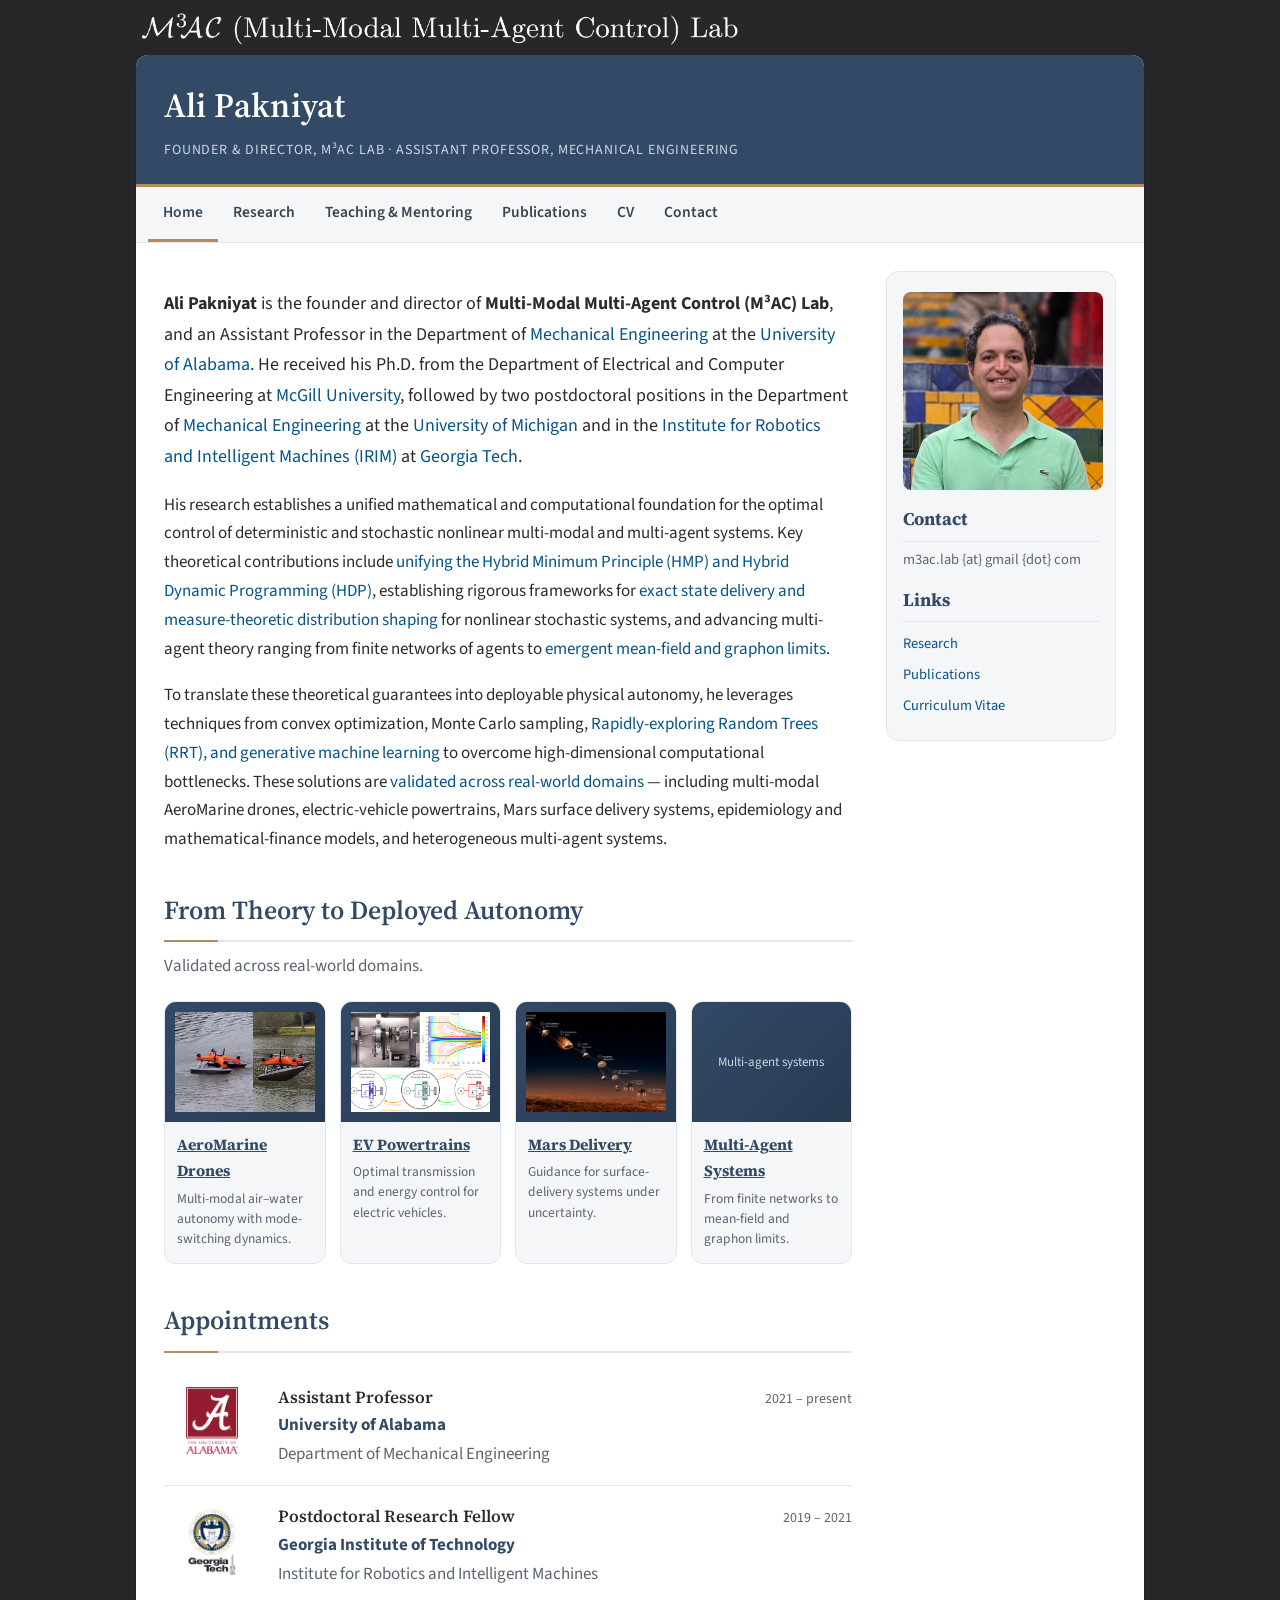
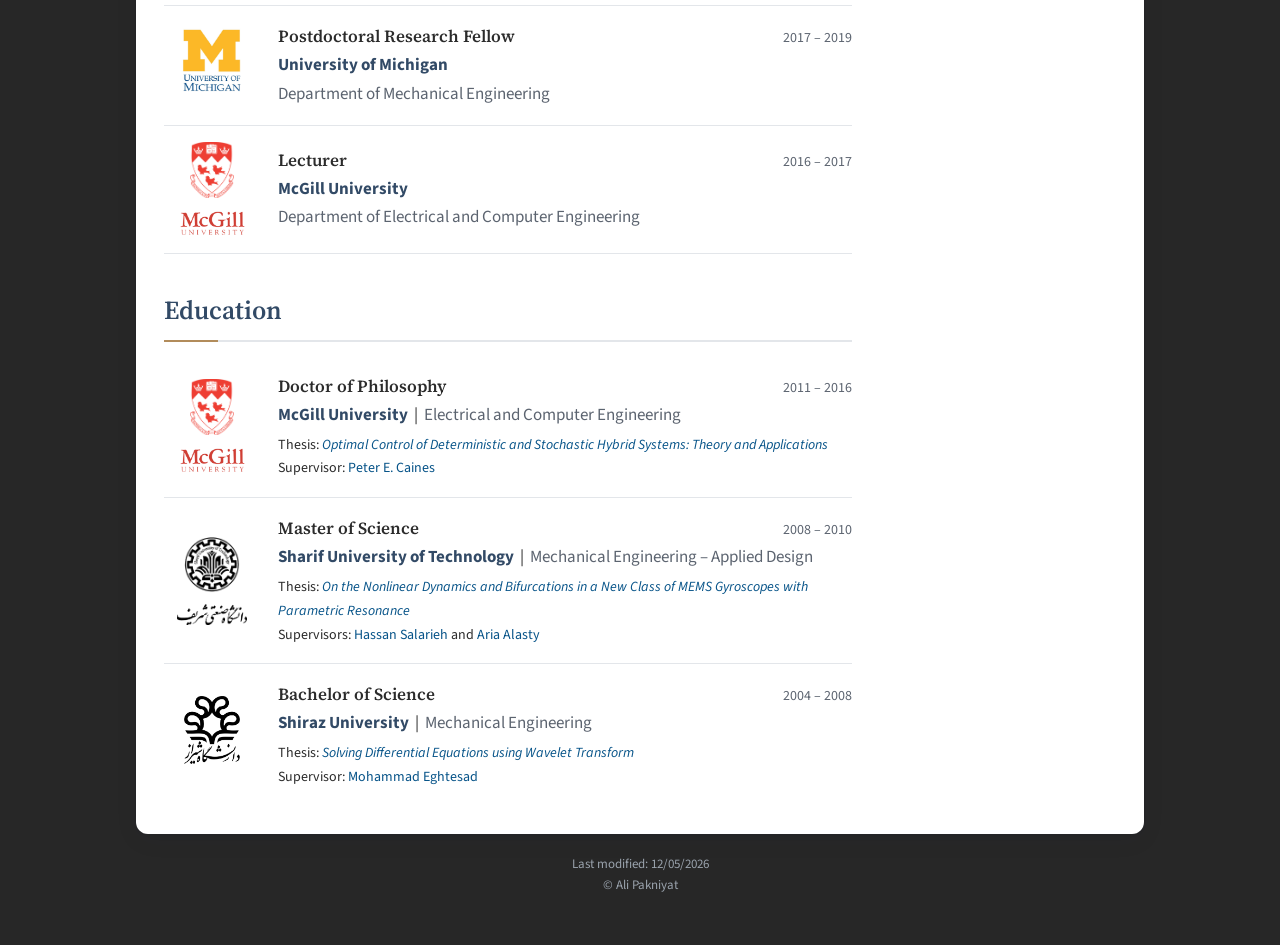
<file: index.html>
<!DOCTYPE html>
<html lang="en">
<head>
<meta charset="UTF-8" />
<meta name="viewport" content="width=device-width, initial-scale=1" />
<title>Ali Pakniyat</title>
<meta name="description" content="Ali Pakniyat — founder and director of the Multi-Modal Multi-Agent Control (M3AC) Lab and Assistant Professor of Mechanical Engineering at the University of Alabama. Research on optimal control of deterministic and stochastic nonlinear multi-modal and multi-agent systems." />

<link rel="preconnect" href="https://fonts.googleapis.com" />
<link rel="preconnect" href="https://fonts.gstatic.com" crossorigin />
<link href="https://fonts.googleapis.com/css2?family=Source+Serif+4:opsz,wght@8..60,400;8..60,500;8..60,600;8..60,700&family=Source+Sans+3:wght@400;500;600;700&display=swap" rel="stylesheet" />

<link href="styles.css" rel="stylesheet" />
<script src="branding.js"></script>
</head>

<body>
<div id="container">

  <div id="ali"><script>aliheader();</script></div>

  <div id="wrapper">

    <header id="banner">
      <h1>Ali Pakniyat</h1>
      <p class="subtitle">Founder &amp; Director, M&sup3;AC Lab &middot; Assistant Professor, Mechanical Engineering</p>
    </header>

    <nav id="nav">
      <div class="nav-inner">
        <button class="nav-toggle" aria-label="Toggle navigation" aria-expanded="false">&#9776; Menu</button>
        <ul id="navmenu">
          <li><a href="index.html" class="current">Home</a></li>
          <li><a href="Research.html">Research</a></li>
          <li><a href="Teaching.html">Teaching &amp; Mentoring</a></li>
          <li><a href="Publications.html">Publications</a></li>
          <li><a href="CV.html">CV</a></li>
          <li><a href="Contact.html">Contact</a></li>
        </ul>
      </div>
    </nav>

    <div id="page">
      <div id="content">

        <!-- Sidebar -->
        <aside id="sidebar">
          <img src="Ali_Pakniyat_2025_profile_size.jpeg" title="Ali Pakniyat" id="fac_photo"
               alt="Ali Pakniyat"
               onerror="this.style.display='none'" />
          <h3>Contact</h3>
          <p>
            m3ac.lab&nbsp;{at}&nbsp;gmail&nbsp;{dot}&nbsp;com
          </p>
          <h3>Links</h3>
          <ul class="sidebar-links">
            <li><a href="Research.html">Research</a></li>
            <li><a href="Publications.html">Publications</a></li>
            <li><a href="CV.html">Curriculum Vitae</a></li>
          </ul>
        </aside>

        <!-- Main column -->
        <div class="main-col">

          <p class="lead">
            <strong>Ali Pakniyat</strong> is the founder and director of
            <strong>Multi-Modal Multi-Agent Control (M&sup3;AC) Lab</strong>, and an Assistant
            Professor in the Department of <a target="_blank" href="http://me.eng.ua.edu/">Mechanical Engineering</a>
            at the <a target="_blank" href="https://www.ua.edu/">University of Alabama</a>. He received his Ph.D.
            from the Department of Electrical and Computer Engineering at
            <a target="_blank" href="http://www.mcgill.ca/">McGill University</a>, followed by two postdoctoral
            positions in the Department of <a target="_blank" href="https://me.engin.umich.edu/">Mechanical Engineering</a>
            at the <a target="_blank" href="https://www.umich.edu/">University of Michigan</a> and in the
            <a target="_blank" href="http://robotics.gatech.edu/">Institute for Robotics and Intelligent Machines (IRIM)</a>
            at <a target="_blank" href="https://www.gatech.edu/">Georgia Tech</a>.
          </p>

          <p>
            His research establishes a unified mathematical and computational foundation for the
            optimal control of deterministic and stochastic nonlinear multi-modal and multi-agent systems. Key
            theoretical contributions include <a href="Research.html#theory">unifying the Hybrid Minimum Principle (HMP) and
            Hybrid Dynamic Programming (HDP)</a>, establishing rigorous frameworks for <a href="Research.html#future">exact state delivery
            and measure-theoretic distribution shaping</a> for nonlinear stochastic systems, and advancing multi-agent
            theory ranging from finite networks of agents to <a href="Research.html#theory">emergent mean-field and graphon limits</a>.
          </p>

          <p>
            To translate these theoretical guarantees into deployable physical autonomy, he leverages
            techniques from convex optimization, Monte Carlo sampling, <a href="Research.html#algorithms">Rapidly-exploring Random Trees (RRT), and
            generative machine learning</a> to overcome high-dimensional computational bottlenecks. These solutions are
            <a href="Research.html#applications">validated across real-world domains</a> — including multi-modal AeroMarine drones, electric-vehicle
            powertrains, Mars surface delivery systems, epidemiology and mathematical-finance models, and
            heterogeneous multi-agent systems.
          </p>

          <!-- Deployment strip -->
          <h2>From Theory to Deployed Autonomy</h2>
          <p class="section-lead">Validated across real-world domains.</p>
          <div class="deploy-strip">
            <div class="deploy-card">
              <a href="Research.html#applications" style="text-decoration: none; color: inherit;">
                <div class="thumb"><img src="images/AeroMarine.png" alt="Multi-modal AeroMarine drone"
                     onerror="this.parentNode.textContent='AeroMarine drone';" /></div>
                <div class="body">
                  <h4 style="text-decoration: underline;">AeroMarine Drones</h4>
                  <p>Multi-modal air&ndash;water autonomy with mode-switching dynamics.</p>
                </div>
              </a>
            </div>
            <div class="deploy-card">
              <a href="Research.html#applications" style="text-decoration: none; color: inherit;">
                <div class="thumb"><img src="images/Transmission_All.png" alt="Electric-vehicle powertrain"
                     onerror="this.parentNode.textContent='EV powertrain';" /></div>
                <div class="body">
                  <h4 style="text-decoration: underline;">EV Powertrains</h4>
                  <p>Optimal transmission and energy control for electric vehicles.</p>
                </div>
              </a>
            </div>
            <div class="deploy-card">
              <a href="Research.html#future" style="text-decoration: none; color: inherit;">
                <div class="thumb"><img src="images/M3AC_MarsRoverLandingStages.png" alt="Mars surface delivery system"
                     onerror="this.parentNode.textContent='Mars delivery';" /></div>
                <div class="body">
                  <h4 style="text-decoration: underline;">Mars Delivery</h4>
                  <p>Guidance for surface-delivery systems under uncertainty.</p>
                </div>
              </a>
            </div>
            <div class="deploy-card">
              <a href="Research.html#theory" style="text-decoration: none; color: inherit;">
                <div class="thumb"><img src="images/robots.png" alt="Heterogeneous multi-agent systems"
                     onerror="this.parentNode.textContent='Multi-agent systems';" /></div>
                <div class="body">
                  <h4 style="text-decoration: underline;">Multi-Agent Systems</h4>
                  <p>From finite networks to mean-field and graphon limits.</p>
                </div>
              </a>
            </div>
          </div>

          <!-- Appointments -->
          <h2>Appointments</h2>

          <div class="entry">
            <div class="logo"><a target="_blank" href="https://www.ua.edu/"><img src="images/UA_Official.png" alt="University of Alabama" onerror="this.style.display='none';this.parentNode.textContent='UA';" /></a></div>
            <div class="info">
              <div class="role"><span class="title">Assistant Professor</span><span class="years">2021 &ndash; present</span></div>
              <div><span class="org">University of Alabama</span><br /><span class="dept">Department of Mechanical Engineering</span></div>
            </div>
          </div>

          <div class="entry">
            <div class="logo"><a target="_blank" href="https://www.gatech.edu/"><img src="images/GATech.jpeg" alt="Georgia Tech" onerror="this.style.display='none';this.parentNode.textContent='GT';" /></a></div>
            <div class="info">
              <div class="role"><span class="title">Postdoctoral Research Fellow</span><span class="years">2019 &ndash; 2021</span></div>
              <div><span class="org">Georgia Institute of Technology</span><br /><span class="dept">Institute for Robotics and Intelligent Machines</span></div>
            </div>
          </div>

          <div class="entry">
            <div class="logo"><a target="_blank" href="https://www.umich.edu/"><img src="images/UofM.jpg" alt="University of Michigan" onerror="this.style.display='none';this.parentNode.textContent='UM';" /></a></div>
            <div class="info">
              <div class="role"><span class="title">Postdoctoral Research Fellow</span><span class="years">2017 &ndash; 2019</span></div>
              <div><span class="org">University of Michigan</span><br /><span class="dept">Department of Mechanical Engineering</span></div>
            </div>
          </div>

          <div class="entry">
            <div class="logo logo-pair"><a target="_blank" href="http://www.mcgill.ca"><img src="images/McGill.png" alt="Picture" width="45" /> <img src="images/McGill2.png" alt="Picture" width="65" />
</a></div>
            <div class="info">
              <div class="role"><span class="title">Lecturer</span><span class="years">2016 &ndash; 2017</span></div>
              <div><span class="org">McGill University</span><br /><span class="dept">Department of Electrical and Computer Engineering</span></div>
            </div>
          </div>

          <!-- Education -->
          <h2>Education</h2>

          <div class="entry">
            <div class="logo logo-pair"><a target="_blank" href="http://www.mcgill.ca"><img src="images/McGill.png" alt="Picture" width="45" /> <img src="images/McGill2.png" alt="Picture" width="65" />
</a></div>
            <div class="info">
              <div class="role"><span class="title">Doctor of Philosophy</span><span class="years">2011 &ndash; 2016</span></div>
              <div><span class="org">McGill University</span> &nbsp;|&nbsp; <span class="dept">Electrical and Computer Engineering</span></div>
              <div class="thesis">Thesis: <span class="tt">Optimal Control of Deterministic and Stochastic Hybrid Systems: Theory and Applications</span><br />
                Supervisor: <a target="_blank" href="http://www.cim.mcgill.ca/~peterc/">Peter E. Caines</a></div>
            </div>
          </div>

          <div class="entry">
            <div class="logo logo-pair"><a target="_blank" href="http://www.en.sharif.edu/"><img src="images/SharifU.png" alt="Picture" width="90" /> <img src="images/SharifU2.png" alt="Picture" width="70" />
</a></div>
            <div class="info">
              <div class="role"><span class="title">Master of Science</span><span class="years">2008 &ndash; 2010</span></div>
              <div><span class="org">Sharif University of Technology</span> &nbsp;|&nbsp; <span class="dept">Mechanical Engineering &ndash; Applied Design</span></div>
              <div class="thesis">Thesis: <span class="tt">On the Nonlinear Dynamics and Bifurcations in a New Class of MEMS Gyroscopes with Parametric Resonance</span><br />
                Supervisors: <a target="_blank" href="http://sharif.edu/~salarieh/">Hassan Salarieh</a> and <a target="_blank" href="http://sharif.ir/~aalasti/">Aria Alasty</a></div>
            </div>
          </div>

          <div class="entry">
            <div class="logo"><a target="_blank" href="http://shirazu.ac.ir/en"><img src="images/ShirazU2.png" alt="Shiraz University" onerror="this.style.display='none';this.parentNode.textContent='Shiraz';" /></a></div>
            <div class="info">
              <div class="role"><span class="title">Bachelor of Science</span><span class="years">2004 &ndash; 2008</span></div>
              <div><span class="org">Shiraz University</span> &nbsp;|&nbsp; <span class="dept">Mechanical Engineering</span></div>
              <div class="thesis">Thesis: <span class="tt">Solving Differential Equations using Wavelet Transform</span><br />
                Supervisor: <a target="_blank" href="http://shirazu.academia.edu/MohammadEghtesad">Mohammad Eghtesad</a></div>
            </div>
          </div>

        </div><!-- /main-col -->
      </div><!-- /content -->
    </div><!-- /page -->

  </div><!-- /wrapper -->

  <footer id="footer">
    <span id="lastmod"></span><br />
    &copy; Ali Pakniyat
  </footer>

</div><!-- /container -->

<script>
  // Mobile nav toggle
  (function () {
    var btn = document.querySelector('.nav-toggle');
    var menu = document.getElementById('navmenu');
    if (btn && menu) {
      btn.addEventListener('click', function () {
        var open = menu.classList.toggle('open');
        btn.setAttribute('aria-expanded', open ? 'true' : 'false');
      });
    }
    var lm = document.getElementById('lastmod');
    if (lm) { lm.textContent = 'Last modified: ' + document.lastModified.slice(0, 10); }
  })();
</script>

<!-- Start of StatCounter Code for Default Guide -->
<script type="text/javascript">
var sc_project=10711985; 
var sc_invisible=0; 
var sc_security="f06e3bd2"; 
var scJsHost = (("https:" == document.location.protocol) ?
"https://secure." : "http://www.");
document.write("<sc"+"ript type='text/javascript' src='" +
scJsHost+
"statcounter.com/counter/counter.js'></"+"script>");
</script>
<noscript><div class="statcounter"><a title="shopify analytics tool" href="http://statcounter.com/shopify/" target="_blank"><img class="statcounter" src="http://c.statcounter.com/10711985/0/f06e3bd2/0/" alt="shopify analytics tool"></a></div></noscript>
<!-- End of StatCounter Code for Default Guide -->

</body>
</html>
</file>
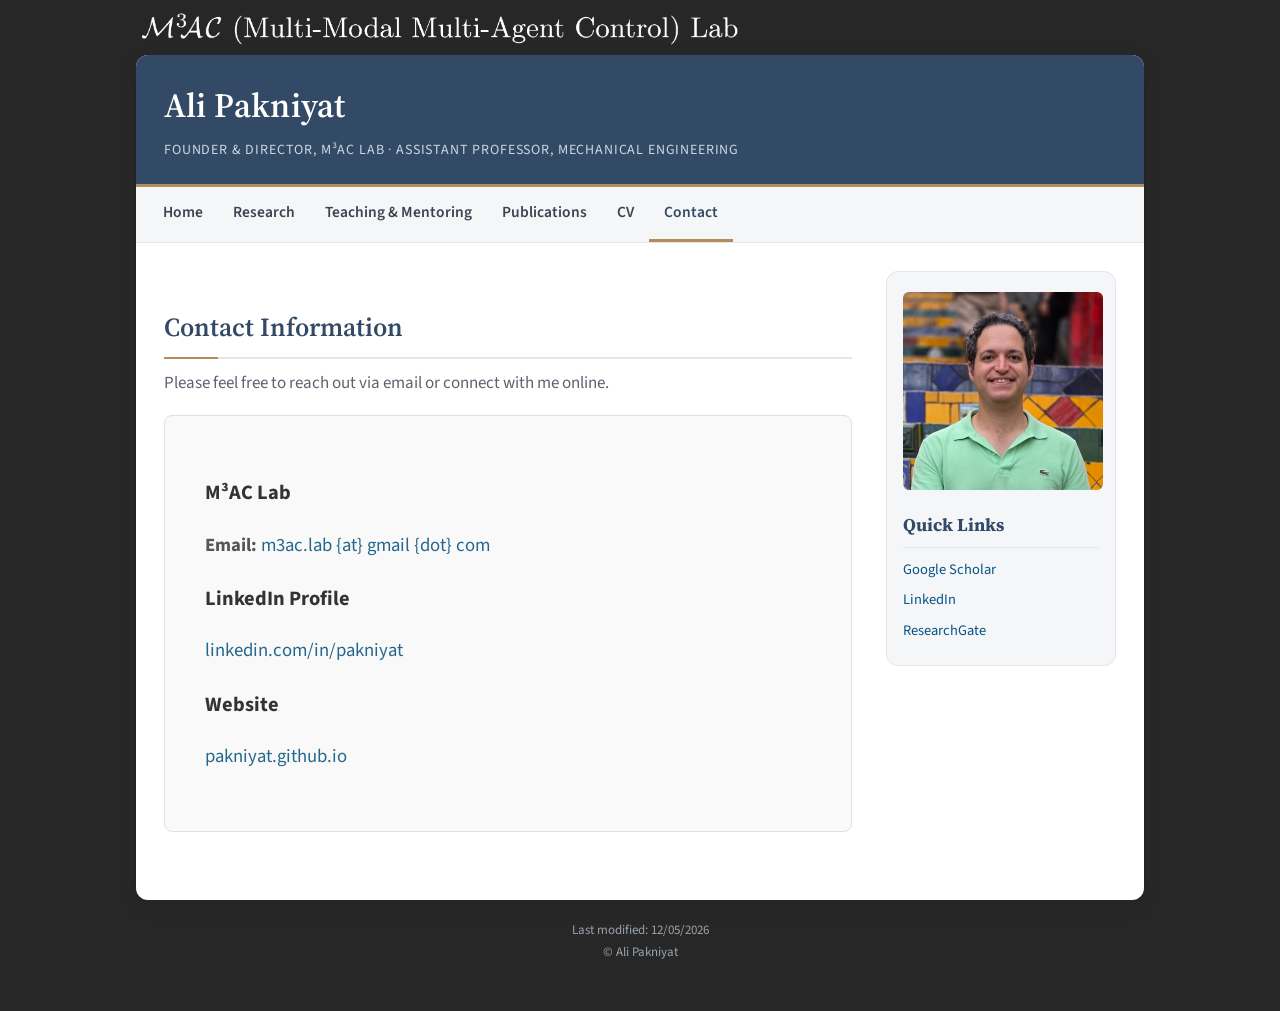
<file: Contact.html>
<!DOCTYPE html>
<html lang="en">
<head>
<meta charset="UTF-8" />
<meta name="viewport" content="width=device-width, initial-scale=1" />
<title>Contact &middot; Ali Pakniyat</title>
<meta name="description" content="Contact information for Ali Pakniyat." />

<link rel="preconnect" href="https://fonts.googleapis.com" />
<link rel="preconnect" href="https://fonts.gstatic.com" crossorigin />
<link href="https://fonts.googleapis.com/css2?family=Source+Serif+4:opsz,wght@8..60,400;8..60,500;8..60,600;8..60,700&family=Source+Sans+3:wght@400;500;600;700&display=swap" rel="stylesheet" />

<link href="styles.css" rel="stylesheet" />
<script src="branding.js"></script>

</head>

<body>
<div id="container">

  <div id="ali"><script>aliheader();</script></div>

  <div id="wrapper">

    <header id="banner">
      <h1>Ali Pakniyat</h1>
      <p class="subtitle">Founder &amp; Director, M&sup3;AC Lab &middot; Assistant Professor, Mechanical Engineering</p>
    </header>

    <nav id="nav">
      <div class="nav-inner">
        <button class="nav-toggle" aria-label="Toggle navigation" aria-expanded="false">&#9776; Menu</button>
        <ul id="navmenu">
          <li><a href="index.html">Home</a></li>
          <li><a href="Research.html">Research</a></li>
          <li><a href="Teaching.html">Teaching &amp; Mentoring</a></li>
          <li><a href="Publications.html">Publications</a></li>
          <li><a href="CV.html">CV</a></li>
          <li><a href="Contact.html" class="current">Contact</a></li>
        </ul>
      </div>
    </nav>

    <div id="page">
      <div id="content">

        <!-- Sidebar -->
        <aside id="sidebar">
          <img src="Ali_Pakniyat_2025_profile_size.jpeg" title="Ali Pakniyat" alt="Ali Pakniyat Headshot" id="fac_photo" style="border-radius: 6px; margin-bottom: 20px;" />
          <h3>Quick Links</h3>
          <ul class="sidebar-links">
            <li><a target="_blank" rel="noopener" href="https://scholar.google.ca/citations?user=HbtfyfwAAAAJ">Google Scholar</a></li>
            <li><a target="_blank" rel="noopener" href="http://ca.linkedin.com/in/pakniyat">LinkedIn</a></li>
            <li><a target="_blank" rel="noopener" href="https://www.researchgate.net/profile/Ali_Pakniyat">ResearchGate</a></li>
          </ul>
        </aside>

        <!-- Main column -->
        <div class="main-col">

          <h2 id="contact">Contact Information</h2>
          <p class="section-lead">Please feel free to reach out via email or connect with me online.</p>

          <div class="app-section" style="padding: 40px; background-color: #f9f9f9; border-radius: 8px; border: 1px solid #e0e0e0; margin-bottom: 40px;">
            
            
            <div style="margin-bottom: 20px;">
              <h3 style="margin-bottom: 5px; color: #333; font-size: 1.2em;">M&sup3;AC Lab</h3>
              <p style="font-size: 1.1em; color: #555;">
                <strong>Email:</strong> <a href="mailto:m3ac.lab@gmail.com" style="color: #24678d; text-decoration: none;">m3ac.lab {at} gmail {dot} com</a>
              </p>
            </div>

            <div style="margin-bottom: 20px;">
              <h3 style="margin-bottom: 5px; color: #333; font-size: 1.2em;">LinkedIn Profile</h3>
              <p style="font-size: 1.1em; color: #555;">
                <a href="http://ca.linkedin.com/in/pakniyat" target="_blank" rel="noopener" style="color: #24678d; text-decoration: none;">linkedin.com/in/pakniyat</a>
              </p>
            </div>
            
            <div style="margin-bottom: 0;">
              <h3 style="margin-bottom: 5px; color: #333; font-size: 1.2em;">Website</h3>
              <p style="font-size: 1.1em; color: #555;">
                <a href="https://pakniyat.github.io" target="_blank" rel="noopener" style="color: #24678d; text-decoration: none;">pakniyat.github.io</a>
              </p>
            </div>

          </div>

        </div><!-- /main-col -->
      </div><!-- /content -->
    </div><!-- /page -->

  </div><!-- /wrapper -->

  <footer id="footer">
    <span id="lastmod"></span><br />
    &copy; Ali Pakniyat
  </footer>

</div><!-- /container -->

<script>
  (function () {
    var btn = document.querySelector('.nav-toggle');
    var menu = document.getElementById('navmenu');
    if (btn && menu) {
      btn.addEventListener('click', function () {
        var open = menu.classList.toggle('open');
        btn.setAttribute('aria-expanded', open ? 'true' : 'false');
      });
    }
    var lm = document.getElementById('lastmod');
    if (lm) { lm.textContent = 'Last modified: ' + document.lastModified.slice(0, 10); }
  })();
</script>

<!-- Start of StatCounter Code for Default Guide -->
<script type="text/javascript">
var sc_project=10711985; 
var sc_invisible=0; 
var sc_security="f06e3bd2"; 
var scJsHost = (("https:" == document.location.protocol) ?
"https://secure." : "http://www.");
document.write("<sc"+"ript type='text/javascript' src='" +
scJsHost+
"statcounter.com/counter/counter.js'></"+"script>");
</script>
<noscript><div class="statcounter"><a title="shopify analytics tool" href="http://statcounter.com/shopify/" target="_blank"><img class="statcounter" src="http://c.statcounter.com/10711985/0/f06e3bd2/0/" alt="shopify analytics tool"></a></div></noscript>
<!-- End of StatCounter Code for Default Guide -->

</body>
</html>
</file>
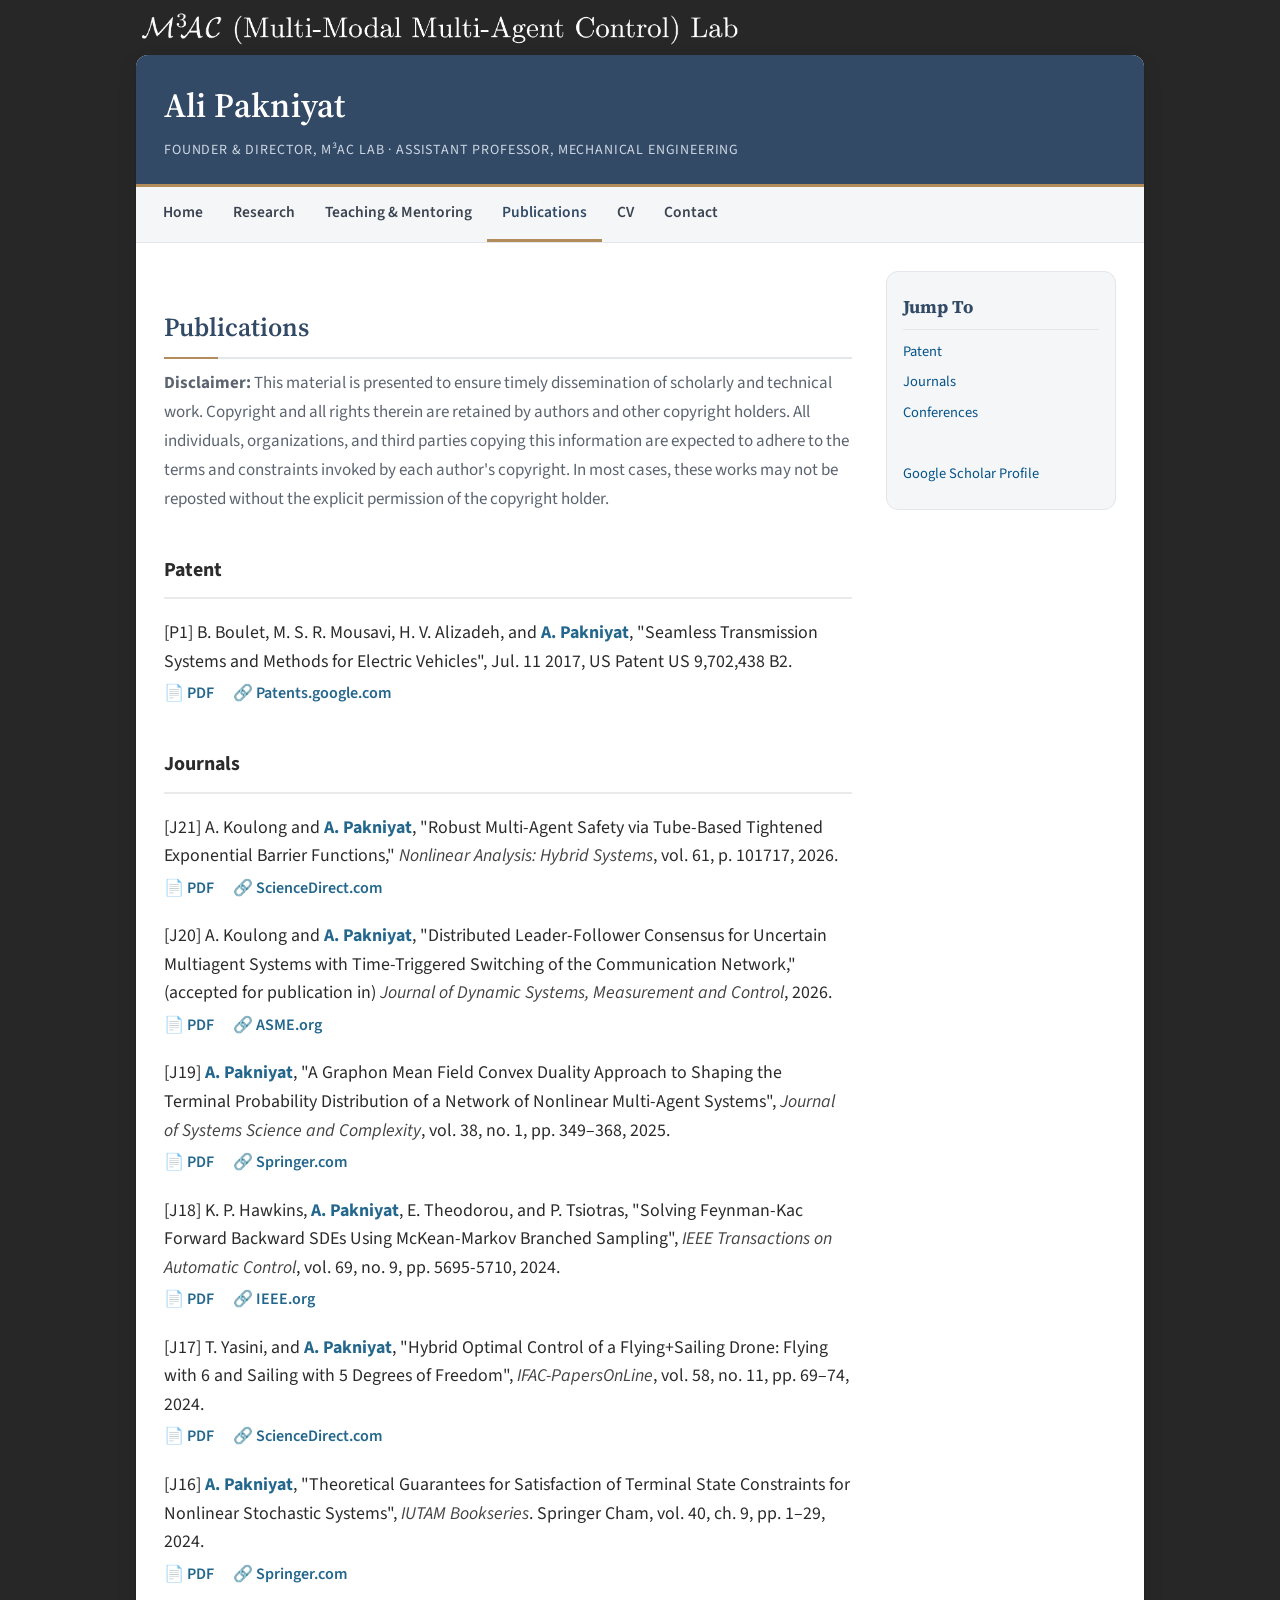
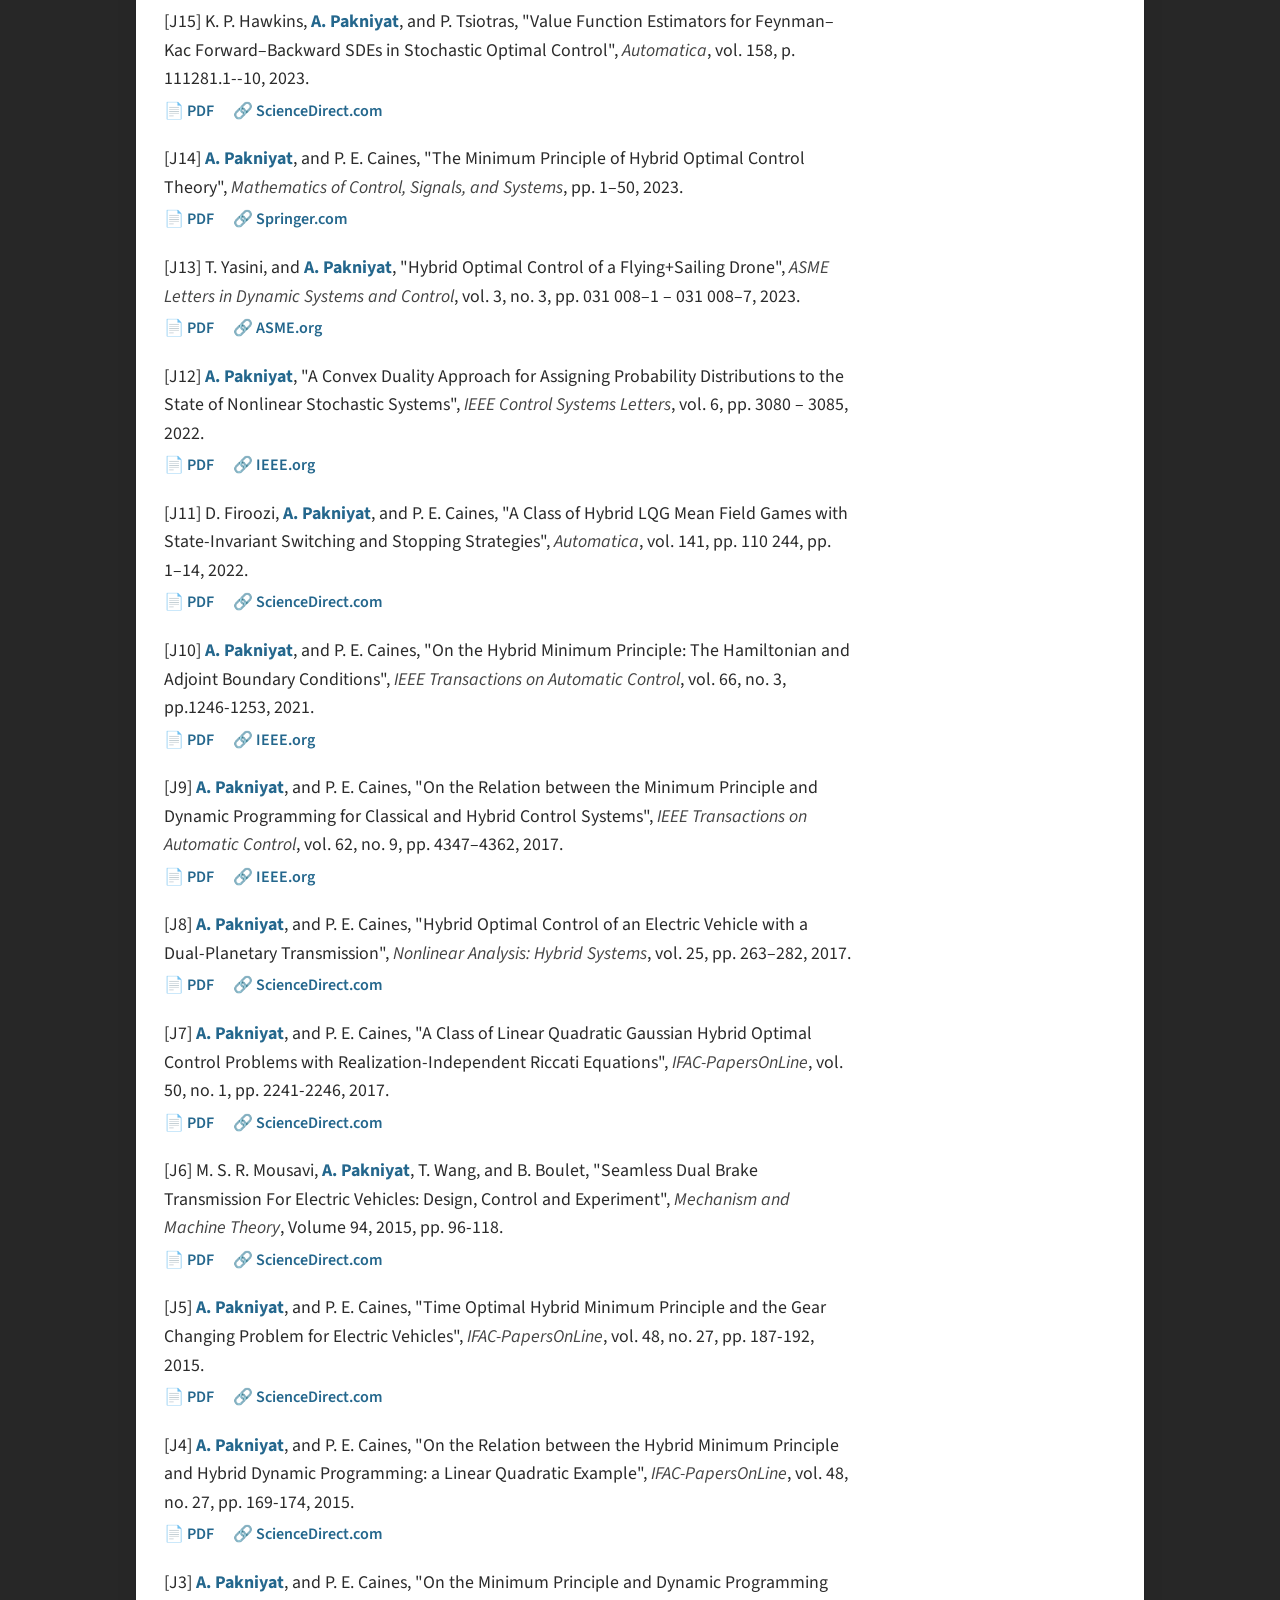
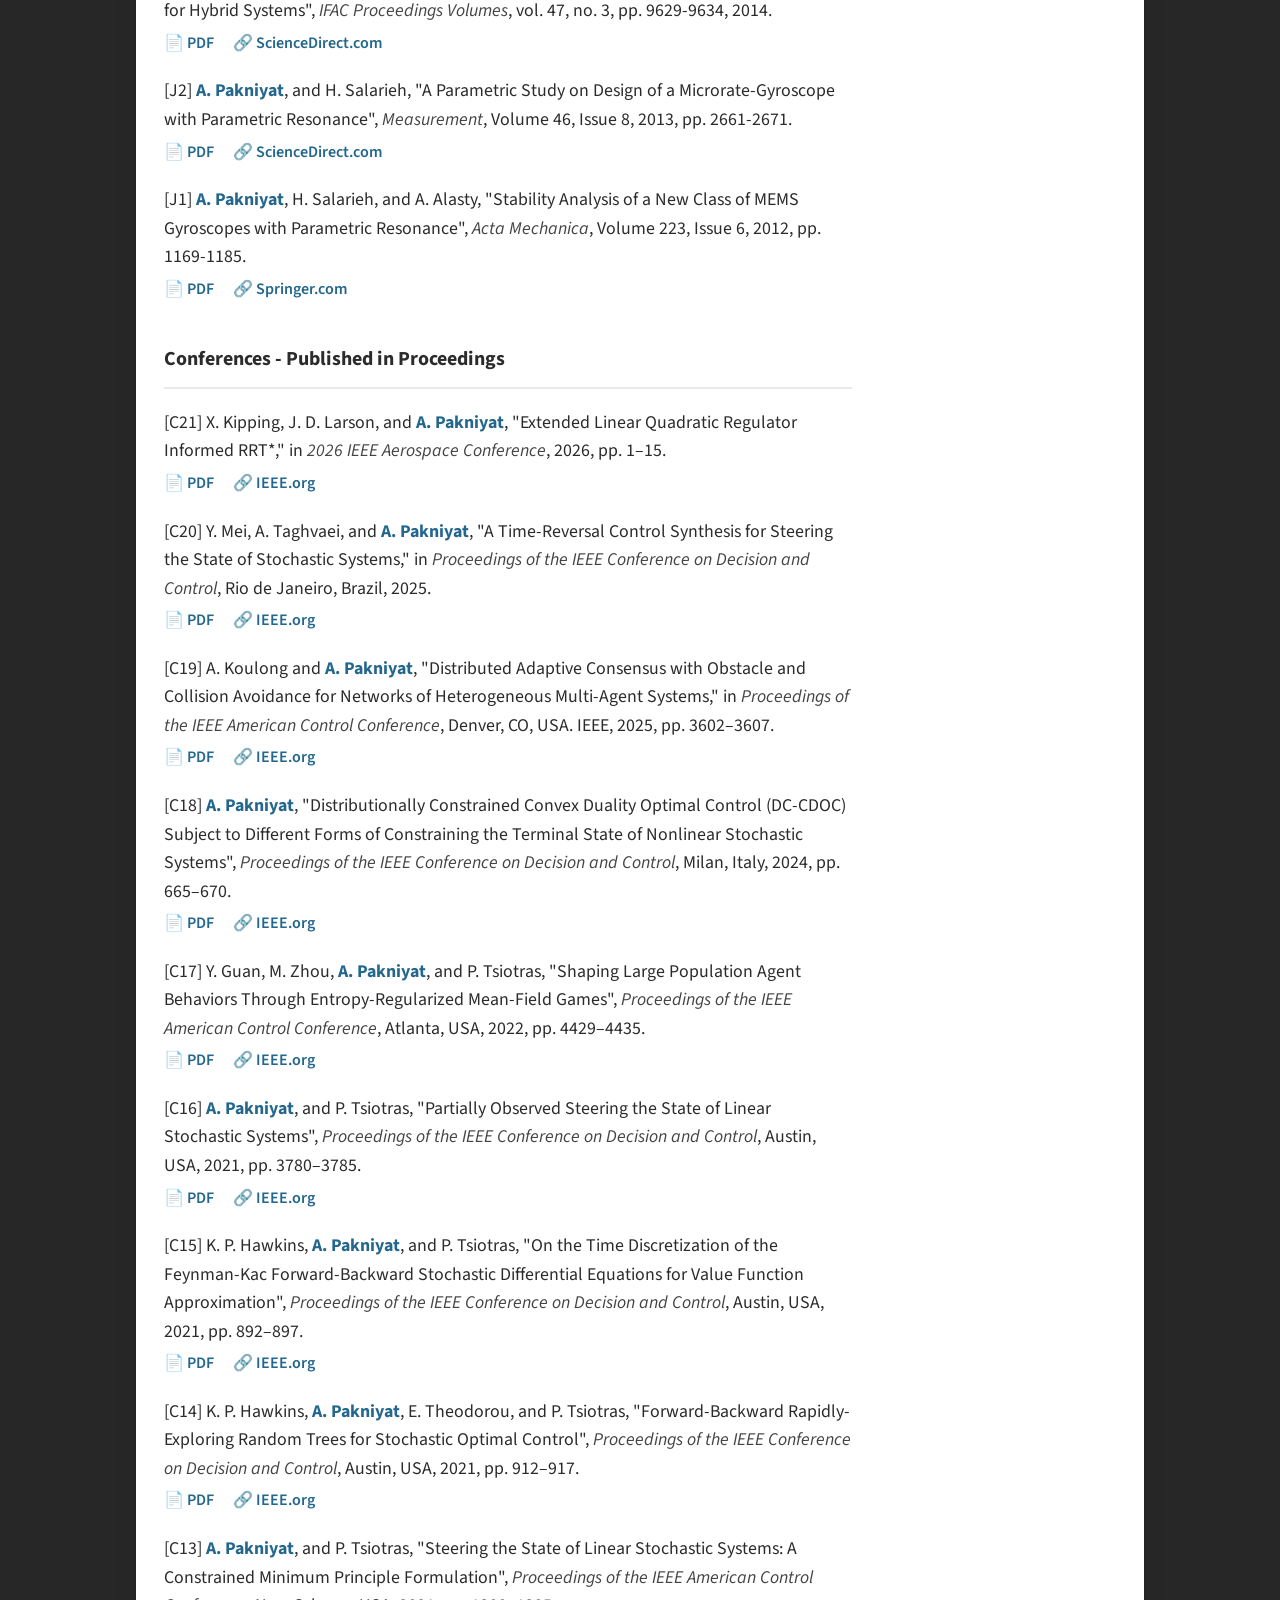
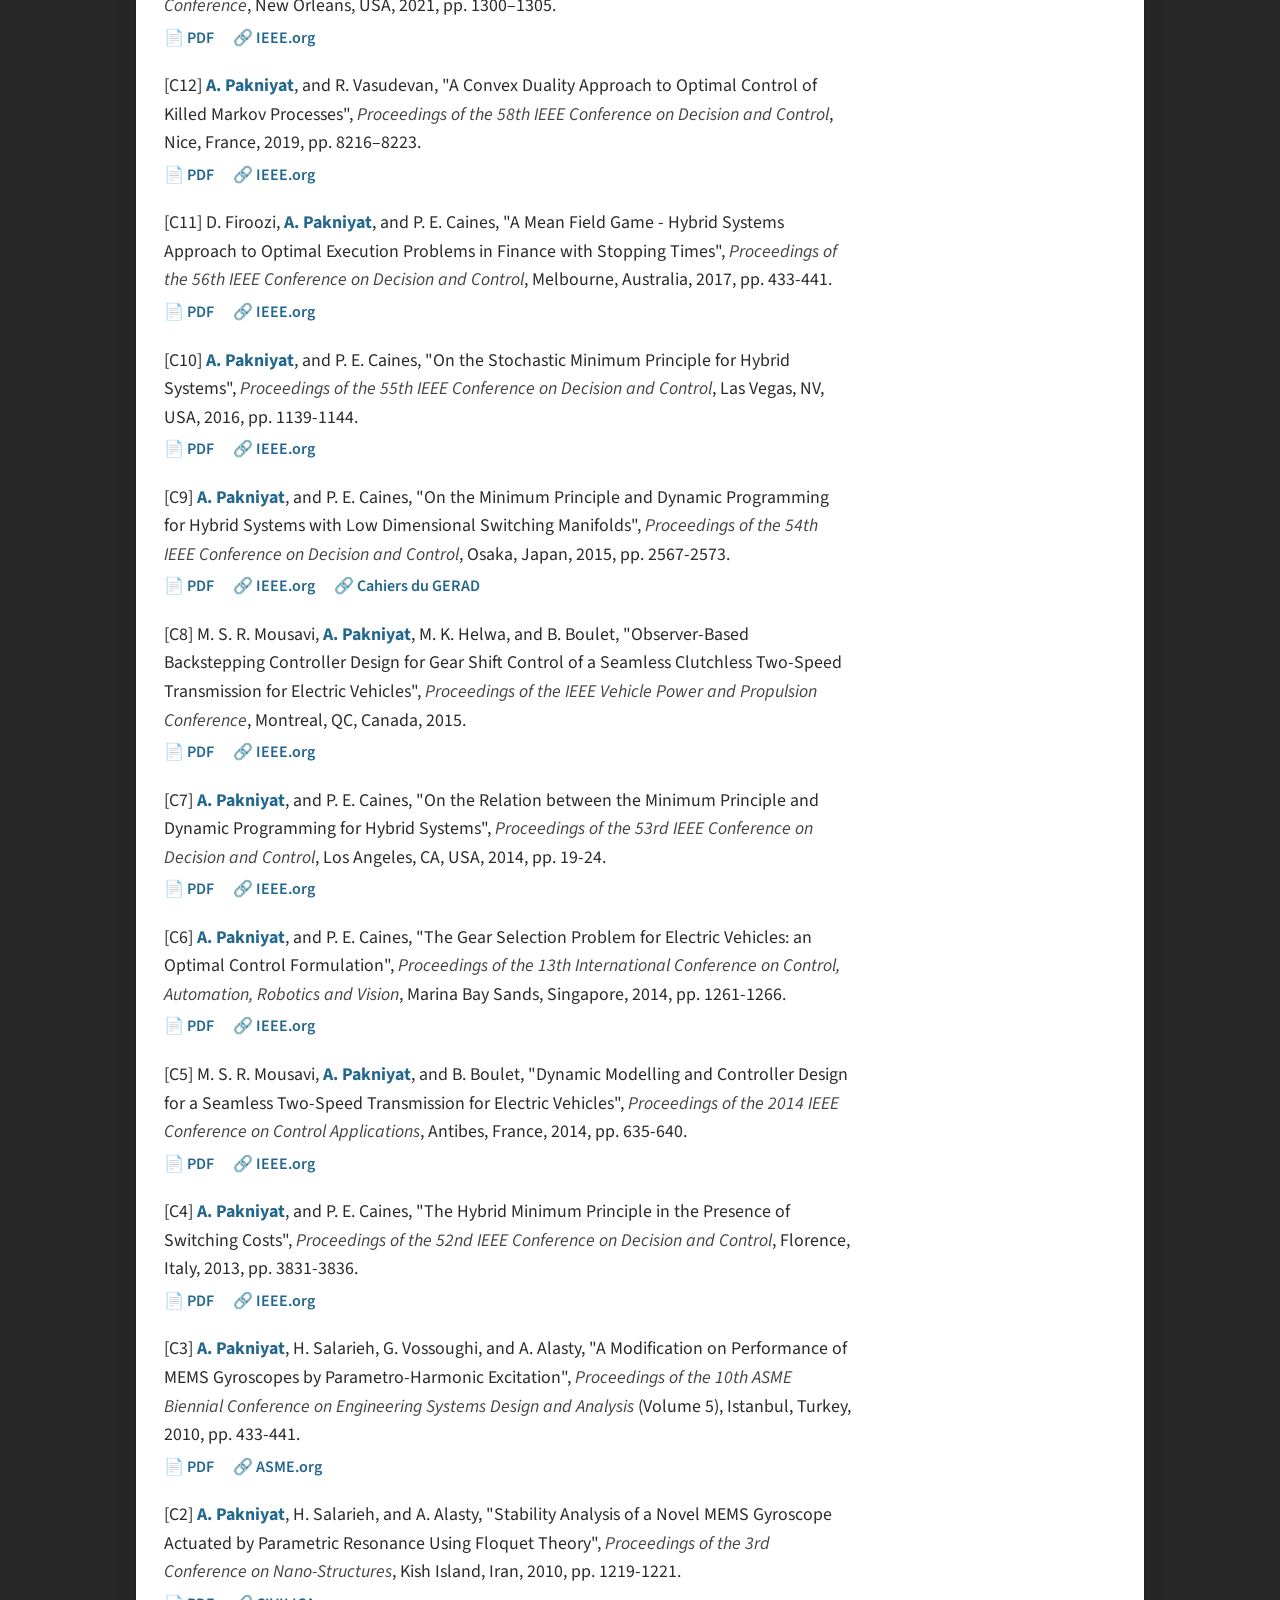
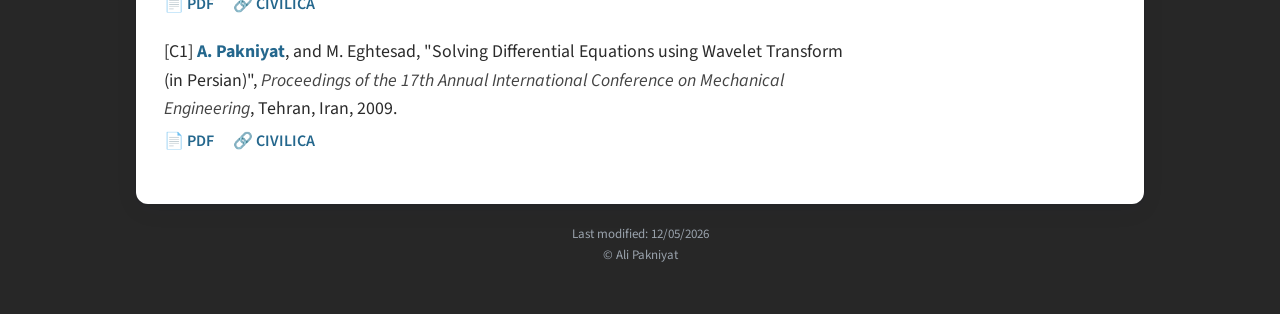
<file: Publications.html>
<!DOCTYPE html>
<html lang="en">
<head>
<meta charset="UTF-8" />
<meta name="viewport" content="width=device-width, initial-scale=1" />
<title>Publications &middot; Ali Pakniyat</title>
<meta name="description" content="List of patents, journal articles, and conference publications by Ali Pakniyat." />

<link rel="preconnect" href="https://fonts.googleapis.com" />
<link rel="preconnect" href="https://fonts.gstatic.com" crossorigin />
<link href="https://fonts.googleapis.com/css2?family=Source+Serif+4:opsz,wght@8..60,400;8..60,500;8..60,600;8..60,700&family=Source+Sans+3:wght@400;500;600;700&display=swap" rel="stylesheet" />

<link href="styles.css" rel="stylesheet" />
<script src="branding.js"></script>

<style>
  .pub-item {
    margin-bottom: 20px;
    line-height: 1.6;
    font-size: 1.05em;
  }
  .pub-item strong {
    color: #24678d;
  }
  .pub-item em {
    color: #444;
  }
  .pub-links a {
    display: inline-block;
    margin-top: 5px;
    margin-right: 15px;
    font-size: 0.9em;
    color: #24678d;
    text-decoration: none;
    font-weight: 600;
  }
  .pub-links a:hover {
    text-decoration: underline;
  }
</style>
</head>

<body>
<div id="container">

  <div id="ali"><script>aliheader();</script></div>

  <div id="wrapper">

    <header id="banner">
      <h1>Ali Pakniyat</h1>
      <p class="subtitle">Founder &amp; Director, M&sup3;AC Lab &middot; Assistant Professor, Mechanical Engineering</p>
    </header>

    <nav id="nav">
      <div class="nav-inner">
        <button class="nav-toggle" aria-label="Toggle navigation" aria-expanded="false">&#9776; Menu</button>
        <ul id="navmenu">
          <li><a href="index.html">Home</a></li>
          <li><a href="Research.html">Research</a></li>
          <li><a href="Teaching.html">Teaching &amp; Mentoring</a></li>
          <li><a href="Publications.html" class="current">Publications</a></li>
          <li><a href="CV.html">CV</a></li>
          <li><a href="Contact.html">Contact</a></li>
        </ul>
      </div>
    </nav>

    <div id="page">
      <div id="content">

        <!-- Sidebar -->
        <aside id="sidebar">
          <h3>Jump To</h3>
          <ul class="sidebar-links">
            <li><a href="#patents">Patent</a></li>
            <li><a href="#journals">Journals</a></li>
            <li><a href="#conferences">Conferences</a></li>
            <li><br></li>
            <li><a target="_blank" rel="noopener" href="https://scholar.google.ca/citations?user=HbtfyfwAAAAJ">Google Scholar Profile</a></li>
          </ul>
        </aside>

        <!-- Main column -->
        <div class="main-col">

          <h2 id="publications">Publications</h2>
          <p class="section-lead"> <strong> Disclaimer: </strong> This material is presented to ensure timely dissemination of scholarly and technical work. Copyright and all rights therein are retained by authors and other copyright holders. All individuals, organizations, and third parties copying this information are expected to adhere to the terms and constraints invoked by each author's copyright. In most cases, these works may not be reposted without the explicit permission of the copyright holder.</p>

          <!-- ===================== Patents ===================== -->
          <h3 id="patents" style="margin-top: 40px; border-bottom: 2px solid #eaeaea; padding-bottom: 10px;">Patent</h3>
          
          <div class="pub-item">
            [P1] B. Boulet, M. S. R. Mousavi, H. V. Alizadeh, and <strong>A. Pakniyat</strong>, "Seamless Transmission Systems and Methods for Electric Vehicles", Jul. 11 2017, US Patent US 9,702,438 B2.
            <div class="pub-links">
              <a target="_blank" rel="noopener" href="Publications/Pakniyat-Patent.pdf">&#128196; PDF</a>
              <a target="_blank" rel="noopener" href="https://patents.google.com/patent/US9702438B2/">&#128279; Patents.google.com</a>
            </div>
          </div>

          <!-- ===================== Journals ===================== -->
          <h3 id="journals" style="margin-top: 40px; border-bottom: 2px solid #eaeaea; padding-bottom: 10px;">Journals</h3>

          <div class="pub-item">
            [J21] A. Koulong and <strong>A. Pakniyat</strong>, "Robust Multi-Agent Safety via Tube-Based Tightened Exponential Barrier Functions," <em>Nonlinear Analysis: Hybrid Systems</em>, vol. 61, p. 101717, 2026.
            <div class="pub-links">
              <a target="_blank" rel="noopener" href="Publications/Pakniyat-NAHS2026.pdf">&#128196; PDF</a>
              <a target="_blank" rel="noopener" href="https://doi.org/10.1016/j.nahs.2026.101717">&#128279; ScienceDirect.com</a>
            </div>
          </div>

          <div class="pub-item">
            [J20] A. Koulong and <strong>A. Pakniyat</strong>, "Distributed Leader-Follower Consensus for Uncertain Multiagent Systems with Time-Triggered Switching of the Communication Network," (accepted for publication in) <em>Journal of Dynamic Systems, Measurement and Control</em>, 2026.
            <div class="pub-links">
              <a target="_blank" rel="noopener" href="Publications/Pakniyat-ASME2026.pdf">&#128196; PDF</a>
              <a target="_blank" rel="noopener" href="https://doi.org/10.1115/1.4072193">&#128279; ASME.org</a>
            </div>
          </div>

          <div class="pub-item">
            [J19] <strong>A. Pakniyat</strong>, "A Graphon Mean Field Convex Duality Approach to Shaping the Terminal Probability Distribution of a Network of Nonlinear Multi-Agent Systems", <em>Journal of Systems Science and Complexity</em>, vol. 38, no. 1, pp. 349–368, 2025.
            <div class="pub-links">
              <a target="_blank" rel="noopener" href="Publications/Pakniyat-JSSC2024.pdf">&#128196; PDF</a>
              <a target="_blank" rel="noopener" href="https://link.springer.com/article/10.1007/s11424-025-4507-7">&#128279; Springer.com</a>
            </div>
          </div>

          <div class="pub-item">
            [J18] K. P. Hawkins, <strong>A. Pakniyat</strong>, E. Theodorou, and P. Tsiotras, "Solving Feynman-Kac Forward Backward SDEs Using McKean-Markov Branched Sampling", <em>IEEE Transactions on Automatic Control</em>, vol. 69, no. 9, pp. 5695-5710, 2024.
            <div class="pub-links">
              <a target="_blank" rel="noopener" href="Publications/Pakniyat-TAC2024.pdf">&#128196; PDF</a>
              <a target="_blank" rel="noopener" href="https://ieeexplore.ieee.org/document/10380311">&#128279; IEEE.org</a>
            </div>
          </div>

          <div class="pub-item">
            [J17] T. Yasini, and <strong>A. Pakniyat</strong>, "Hybrid Optimal Control of a Flying+Sailing Drone: Flying with 6 and Sailing with 5 Degrees of Freedom", <em>IFAC-PapersOnLine</em>, vol. 58, no. 11, pp. 69–74, 2024.
            <div class="pub-links">
              <a target="_blank" rel="noopener" href="Publications/Pakniyat-IFAC2024.pdf">&#128196; PDF</a>
              <a target="_blank" rel="noopener" href="https://www.sciencedirect.com/science/article/pii/S2405896324005263">&#128279; ScienceDirect.com</a>
            </div>
          </div>

          <div class="pub-item">
            [J16] <strong>A. Pakniyat</strong>, "Theoretical Guarantees for Satisfaction of Terminal State Constraints for Nonlinear Stochastic Systems", <em>IUTAM Bookseries</em>. Springer Cham, vol. 40, ch. 9, pp. 1–29, 2024.
            <div class="pub-links">
              <a target="_blank" rel="noopener" href="Publications/Pakniyat-IUTAM2023.pdf">&#128196; PDF</a>
              <a target="_blank" rel="noopener" href="https://link.springer.com/chapter/10.1007/978-3-031-39303-7_9">&#128279; Springer.com</a>
            </div>
          </div>

          <div class="pub-item">
            [J15] K. P. Hawkins, <strong>A. Pakniyat</strong>, and P. Tsiotras, "Value Function Estimators for Feynman–Kac Forward–Backward SDEs in Stochastic Optimal Control", <em>Automatica</em>, vol. 158, p. 111281.1--10, 2023.
            <div class="pub-links">
              <a target="_blank" rel="noopener" href="Publications/Pakniyat-Automatica2023.pdf">&#128196; PDF</a>
              <a target="_blank" rel="noopener" href="https://doi.org/10.1016/j.automatica.2023.111281">&#128279; ScienceDirect.com</a>
            </div>
          </div>

          <div class="pub-item">
            [J14] <strong>A. Pakniyat</strong>, and P. E. Caines, "The Minimum Principle of Hybrid Optimal Control Theory", <em>Mathematics of Control, Signals, and Systems</em>, pp. 1–50, 2023.
            <div class="pub-links">
              <a target="_blank" rel="noopener" href="Publications/Pakniyat-MCSS2024.pdf">&#128196; PDF</a>
              <a target="_blank" rel="noopener" href="https://link.springer.com/article/10.1007/s00498-023-00374-1">&#128279; Springer.com</a>
            </div>
          </div>

          <div class="pub-item">
            [J13] T. Yasini, and <strong>A. Pakniyat</strong>, "Hybrid Optimal Control of a Flying+Sailing Drone", <em>ASME Letters in Dynamic Systems and Control</em>, vol. 3, no. 3, pp. 031 008–1 – 031 008–7, 2023.
            <div class="pub-links">
              <a target="_blank" rel="noopener" href="Publications/Pakniyat-ALDSC2023.pdf">&#128196; PDF</a>
              <a target="_blank" rel="noopener" href="https://asmedigitalcollection.asme.org/lettersdynsys/article-abstract/3/3/031008/1168966/Hybrid-Optimal-Control-of-a-Flying-Sailing-Drone1">&#128279; ASME.org</a>
            </div>
          </div>

          <div class="pub-item">
            [J12] <strong>A. Pakniyat</strong>, "A Convex Duality Approach for Assigning Probability Distributions to the State of Nonlinear Stochastic Systems", <em>IEEE Control Systems Letters</em>, vol. 6, pp. 3080 – 3085, 2022.
            <div class="pub-links">
              <a target="_blank" rel="noopener" href="Publications/Pakniyat-LCSS2022.pdf">&#128196; PDF</a>
              <a target="_blank" rel="noopener" href="https://ieeexplore.ieee.org/document/9790838">&#128279; IEEE.org</a>
            </div>
          </div>

          <div class="pub-item">
            [J11] D. Firoozi, <strong>A. Pakniyat</strong>, and P. E. Caines, "A Class of Hybrid LQG Mean Field Games with State-Invariant Switching and Stopping Strategies", <em>Automatica</em>, vol. 141, pp. 110 244, pp. 1–14, 2022.
            <div class="pub-links">
              <a target="_blank" rel="noopener" href="Publications/Pakniyat-Automatica2022.pdf">&#128196; PDF</a>
              <a target="_blank" rel="noopener" href="https://doi.org/10.1016/j.automatica.2022.110244">&#128279; ScienceDirect.com</a>
            </div>
          </div>

          <div class="pub-item">
            [J10] <strong>A. Pakniyat</strong>, and P. E. Caines, "On the Hybrid Minimum Principle: The Hamiltonian and Adjoint Boundary Conditions", <em>IEEE Transactions on Automatic Control</em>, vol. 66, no. 3, pp.1246-1253, 2021.
            <div class="pub-links">
              <a target="_blank" rel="noopener" href="Publications/Pakniyat-TAC2021.pdf">&#128196; PDF</a>
              <a target="_blank" rel="noopener" href="https://ieeexplore.ieee.org/document/9086153">&#128279; IEEE.org</a>
            </div>
          </div>

          <div class="pub-item">
            [J9] <strong>A. Pakniyat</strong>, and P. E. Caines, "On the Relation between the Minimum Principle and Dynamic Programming for Classical and Hybrid Control Systems", <em>IEEE Transactions on Automatic Control</em>, vol. 62, no. 9, pp. 4347–4362, 2017.
            <div class="pub-links">
              <a target="_blank" rel="noopener" href="Publications/Pakniyat-TAC2017.pdf">&#128196; PDF</a>
              <a target="_blank" rel="noopener" href="http://ieeexplore.ieee.org/document/7849195">&#128279; IEEE.org</a>
            </div>
          </div>

          <div class="pub-item">
            [J8] <strong>A. Pakniyat</strong>, and P. E. Caines, "Hybrid Optimal Control of an Electric Vehicle with a Dual-Planetary Transmission", <em>Nonlinear Analysis: Hybrid Systems</em>, vol. 25, pp. 263–282, 2017.
            <div class="pub-links">
              <a target="_blank" rel="noopener" href="Publications/Pakniyat-NAHS2017.pdf">&#128196; PDF</a>
              <a target="_blank" rel="noopener" href="http://www.sciencedirect.com/science/article/pii/S1751570X16300528">&#128279; ScienceDirect.com</a>
            </div>
          </div>

          <div class="pub-item">
            [J7] <strong>A. Pakniyat</strong>, and P. E. Caines, "A Class of Linear Quadratic Gaussian Hybrid Optimal Control Problems with Realization-Independent Riccati Equations", <em>IFAC-PapersOnLine</em>, vol. 50, no. 1, pp. 2241-2246, 2017.
            <div class="pub-links">
              <a target="_blank" rel="noopener" href="Publications/Pakniyat-IFAC2017.pdf">&#128196; PDF</a>
              <a target="_blank" rel="noopener" href="http://www.sciencedirect.com/science/article/pii/S2405896317305992">&#128279; ScienceDirect.com</a>
            </div>
          </div>

          <div class="pub-item">
            [J6] M. S. R. Mousavi, <strong>A. Pakniyat</strong>, T. Wang, and B. Boulet, "Seamless Dual Brake Transmission For Electric Vehicles: Design, Control and Experiment", <em>Mechanism and Machine Theory</em>, Volume 94, 2015, pp. 96-118.
            <div class="pub-links">
              <a target="_blank" rel="noopener" href="Publications/Pakniyat-MechanismMachineTheory.pdf">&#128196; PDF</a>
              <a target="_blank" rel="noopener" href="http://www.sciencedirect.com/science/article/pii/S0094114X15001809">&#128279; ScienceDirect.com</a>
            </div>
          </div>

          <div class="pub-item">
            [J5] <strong>A. Pakniyat</strong>, and P. E. Caines, "Time Optimal Hybrid Minimum Principle and the Gear Changing Problem for Electric Vehicles", <em>IFAC-PapersOnLine</em>, vol. 48, no. 27, pp. 187-192, 2015.
            <div class="pub-links">
              <a target="_blank" rel="noopener" href="Publications/Pakniyat-ADHS2015_EV.pdf">&#128196; PDF</a>
              <a target="_blank" rel="noopener" href="http://www.sciencedirect.com/science/article/pii/S2405896315024313">&#128279; ScienceDirect.com</a>
            </div>
          </div>

          <div class="pub-item">
            [J4] <strong>A. Pakniyat</strong>, and P. E. Caines, "On the Relation between the Hybrid Minimum Principle and Hybrid Dynamic Programming: a Linear Quadratic Example", <em>IFAC-PapersOnLine</em>, vol. 48, no. 27, pp. 169-174, 2015.
            <div class="pub-links">
              <a target="_blank" rel="noopener" href="Publications/Pakniyat-ADHS2015_LQ.pdf">&#128196; PDF</a>
              <a target="_blank" rel="noopener" href="http://www.sciencedirect.com/science/article/pii/S2405896315024283">&#128279; ScienceDirect.com</a>
            </div>
          </div>

          <div class="pub-item">
            [J3] <strong>A. Pakniyat</strong>, and P. E. Caines, "On the Minimum Principle and Dynamic Programming for Hybrid Systems", <em>IFAC Proceedings Volumes</em>, vol. 47, no. 3, pp. 9629-9634, 2014.
            <div class="pub-links">
              <a target="_blank" rel="noopener" href="Publications/Pakniyat-IFAC2014.pdf">&#128196; PDF</a>
              <a target="_blank" rel="noopener" href="https://www.sciencedirect.com/science/article/pii/S147466701643137X">&#128279; ScienceDirect.com</a>
            </div>
          </div>

          <div class="pub-item">
            [J2] <strong>A. Pakniyat</strong>, and H. Salarieh, "A Parametric Study on Design of a Microrate-Gyroscope with Parametric Resonance", <em>Measurement</em>, Volume 46, Issue 8, 2013, pp. 2661-2671.
            <div class="pub-links">
              <a target="_blank" rel="noopener" href="Publications/Pakniyat-Measurement.pdf">&#128196; PDF</a>
              <a target="_blank" rel="noopener" href="https://www.sciencedirect.com/science/article/abs/pii/S0263224113000894">&#128279; ScienceDirect.com</a>
            </div>
          </div>

          <div class="pub-item">
            [J1] <strong>A. Pakniyat</strong>, H. Salarieh, and A. Alasty, "Stability Analysis of a New Class of MEMS Gyroscopes with Parametric Resonance", <em>Acta Mechanica</em>, Volume 223, Issue 6, 2012, pp. 1169-1185.
            <div class="pub-links">
              <a target="_blank" rel="noopener" href="Publications/Pakniyat-ActaMechanica.pdf">&#128196; PDF</a>
              <a target="_blank" rel="noopener" href="http://link.springer.com/article/10.1007/s00707-011-0609-5">&#128279; Springer.com</a>
            </div>
          </div>


          <!-- ===================== Conferences ===================== -->
          <h3 id="conferences" style="margin-top: 40px; border-bottom: 2px solid #eaeaea; padding-bottom: 10px;">Conferences - Published in Proceedings</h3>

          <div class="pub-item">
            [C21] X. Kipping, J. D. Larson, and <strong>A. Pakniyat</strong>, "Extended Linear Quadratic Regulator Informed RRT*," in <em>2026 IEEE Aerospace Conference</em>, 2026, pp. 1–15.
            <div class="pub-links">
              <a target="_blank" rel="noopener" href="Publications/Pakniyat-AeroConf2026.pdf">&#128196; PDF</a>
              <a target="_blank" rel="noopener" href="https://ieeexplore.ieee.org/abstract/document/11519892">&#128279; IEEE.org</a>
            </div>
          </div>

          <div class="pub-item">
            [C20] Y. Mei, A. Taghvaei, and <strong>A. Pakniyat</strong>, "A Time-Reversal Control Synthesis for Steering the State of Stochastic Systems," in <em>Proceedings of the IEEE Conference on Decision and Control</em>, Rio de Janeiro, Brazil, 2025.
            <div class="pub-links">
              <a target="_blank" rel="noopener" href="Publications/Pakniyat-CDC2025.pdf">&#128196; PDF</a>
              <a target="_blank" rel="noopener" href="https://ieeexplore.ieee.org/document/11312478">&#128279; IEEE.org</a>
            </div>
          </div>

          <div class="pub-item">
            [C19] A. Koulong and <strong>A. Pakniyat</strong>, "Distributed Adaptive Consensus with Obstacle and Collision Avoidance for Networks of Heterogeneous Multi-Agent Systems," in <em>Proceedings of the IEEE American Control Conference</em>, Denver, CO, USA. IEEE, 2025, pp. 3602–3607.
            <div class="pub-links">
              <a target="_blank" rel="noopener" href="Publications/Pakniyat-ACC2025.pdf">&#128196; PDF</a>
              <a target="_blank" rel="noopener" href="https://ieeexplore.ieee.org/document/11107682">&#128279; IEEE.org</a>
            </div>
          </div>

          <div class="pub-item">
            [C18] <strong>A. Pakniyat</strong>, "Distributionally Constrained Convex Duality Optimal Control (DC-CDOC) Subject to Different Forms of Constraining the Terminal State of Nonlinear Stochastic Systems", <em>Proceedings of the IEEE Conference on Decision and Control</em>, Milan, Italy, 2024, pp. 665–670.
            <div class="pub-links">
              <a target="_blank" rel="noopener" href="Publications/Pakniyat-CDC2024.pdf">&#128196; PDF</a>
              <a target="_blank" rel="noopener" href="https://ieeexplore.ieee.org/document/10885913">&#128279; IEEE.org</a>
            </div>
          </div>

          <div class="pub-item">
            [C17] Y. Guan, M. Zhou, <strong>A. Pakniyat</strong>, and P. Tsiotras, "Shaping Large Population Agent Behaviors Through Entropy-Regularized Mean-Field Games", <em>Proceedings of the IEEE American Control Conference</em>, Atlanta, USA, 2022, pp. 4429–4435.
            <div class="pub-links">
              <a target="_blank" rel="noopener" href="Publications/Pakniyat-ACC2022.pdf">&#128196; PDF</a>
              <a target="_blank" rel="noopener" href="https://ieeexplore.ieee.org/document/9867358">&#128279; IEEE.org</a>
            </div>
          </div>

          <div class="pub-item">
            [C16] <strong>A. Pakniyat</strong>, and P. Tsiotras, "Partially Observed Steering the State of Linear Stochastic Systems", <em>Proceedings of the IEEE Conference on Decision and Control</em>, Austin, USA, 2021, pp. 3780–3785.
            <div class="pub-links">
              <a target="_blank" rel="noopener" href="Publications/Pakniyat-CDC2021a.pdf">&#128196; PDF</a>
              <a target="_blank" rel="noopener" href="https://ieeexplore.ieee.org/document/9683692">&#128279; IEEE.org</a>
            </div>
          </div>

          <div class="pub-item">
            [C15] K. P. Hawkins, <strong>A. Pakniyat</strong>, and P. Tsiotras, "On the Time Discretization of the Feynman-Kac Forward-Backward Stochastic Differential Equations for Value Function Approximation", <em>Proceedings of the IEEE Conference on Decision and Control</em>, Austin, USA, 2021, pp. 892–897.
            <div class="pub-links">
              <a target="_blank" rel="noopener" href="Publications/Pakniyat-CDC2021b.pdf">&#128196; PDF</a>
              <a target="_blank" rel="noopener" href="https://ieeexplore.ieee.org/document/9683583">&#128279; IEEE.org</a>
            </div>
          </div>

          <div class="pub-item">
            [C14] K. P. Hawkins, <strong>A. Pakniyat</strong>, E. Theodorou, and P. Tsiotras, "Forward-Backward Rapidly-Exploring Random Trees for Stochastic Optimal Control", <em>Proceedings of the IEEE Conference on Decision and Control</em>, Austin, USA, 2021, pp. 912–917.
            <div class="pub-links">
              <a target="_blank" rel="noopener" href="Publications/Pakniyat-CDC2021c.pdf">&#128196; PDF</a>
              <a target="_blank" rel="noopener" href="https://ieeexplore.ieee.org/document/9683281">&#128279; IEEE.org</a>
            </div>
          </div>

          <div class="pub-item">
            [C13] <strong>A. Pakniyat</strong>, and P. Tsiotras, "Steering the State of Linear Stochastic Systems: A Constrained Minimum Principle Formulation", <em>Proceedings of the IEEE American Control Conference</em>, New Orleans, USA, 2021, pp. 1300–1305.
            <div class="pub-links">
              <a target="_blank" rel="noopener" href="Publications/Pakniyat-ACC2021.pdf">&#128196; PDF</a>
              <a target="_blank" rel="noopener" href="https://ieeexplore.ieee.org/document/9483276">&#128279; IEEE.org</a>
            </div>
          </div>

          <div class="pub-item">
            [C12] <strong>A. Pakniyat</strong>, and R. Vasudevan, "A Convex Duality Approach to Optimal Control of Killed Markov Processes", <em>Proceedings of the 58th IEEE Conference on Decision and Control</em>, Nice, France, 2019, pp. 8216–8223.
            <div class="pub-links">
              <a target="_blank" rel="noopener" href="Publications/Pakniyat-CDC2019.pdf">&#128196; PDF</a>
              <a target="_blank" rel="noopener" href="">&#128279; IEEE.org</a>
            </div>
          </div>

          <div class="pub-item">
            [C11] D. Firoozi, <strong>A. Pakniyat</strong>, and P. E. Caines, "A Mean Field Game - Hybrid Systems Approach to Optimal Execution Problems in Finance with Stopping Times", <em>Proceedings of the 56th IEEE Conference on Decision and Control</em>, Melbourne, Australia, 2017, pp. 433-441.
            <div class="pub-links">
              <a target="_blank" rel="noopener" href="Publications/Pakniyat-CDC2017.pdf">&#128196; PDF</a>
              <a target="_blank" rel="noopener" href="https://ieeexplore.ieee.org/document/8264119">&#128279; IEEE.org</a>
            </div>
          </div>

          <div class="pub-item">
            [C10] <strong>A. Pakniyat</strong>, and P. E. Caines, "On the Stochastic Minimum Principle for Hybrid Systems", <em>Proceedings of the 55th IEEE Conference on Decision and Control</em>, Las Vegas, NV, USA, 2016, pp. 1139-1144.
            <div class="pub-links">
              <a target="_blank" rel="noopener" href="Publications/Pakniyat-CDC2016.pdf">&#128196; PDF</a>
              <a target="_blank" rel="noopener" href="http://ieeexplore.ieee.org/document/7798420/">&#128279; IEEE.org</a>
            </div>
          </div>

          <div class="pub-item">
            [C9] <strong>A. Pakniyat</strong>, and P. E. Caines, "On the Minimum Principle and Dynamic Programming for Hybrid Systems with Low Dimensional Switching Manifolds", <em>Proceedings of the 54th IEEE Conference on Decision and Control</em>, Osaka, Japan, 2015, pp. 2567-2573.
            <div class="pub-links">
              <a target="_blank" rel="noopener" href="Publications/Pakniyat-CDC2015.pdf">&#128196; PDF</a>
              <a target="_blank" rel="noopener" href="https://ieeexplore.ieee.org/document/7402603">&#128279; IEEE.org</a>
              <a target="_blank" rel="noopener" href="https://www.gerad.ca/en/papers/G-2015-122">&#128279; Cahiers du GERAD</a>
            </div>
          </div>

          <div class="pub-item">
            [C8] M. S. R. Mousavi, <strong>A. Pakniyat</strong>, M. K. Helwa, and B. Boulet, "Observer-Based Backstepping Controller Design for Gear Shift Control of a Seamless Clutchless Two-Speed Transmission for Electric Vehicles", <em>Proceedings of the IEEE Vehicle Power and Propulsion Conference</em>, Montreal, QC, Canada, 2015.
            <div class="pub-links">
              <a target="_blank" rel="noopener" href="Publications/Pakniyat-VPPC2015.pdf">&#128196; PDF</a>
              <a target="_blank" rel="noopener" href="https://ieeexplore.ieee.org/document/7352986">&#128279; IEEE.org</a>
            </div>
          </div>

          <div class="pub-item">
            [C7] <strong>A. Pakniyat</strong>, and P. E. Caines, "On the Relation between the Minimum Principle and Dynamic Programming for Hybrid Systems", <em>Proceedings of the 53rd IEEE Conference on Decision and Control</em>, Los Angeles, CA, USA, 2014, pp. 19-24.
            <div class="pub-links">
              <a target="_blank" rel="noopener" href="Publications/Pakniyat-CDC2014.pdf">&#128196; PDF</a>
              <a target="_blank" rel="noopener" href="https://ieeexplore.ieee.org/document/7039353">&#128279; IEEE.org</a>
            </div>
          </div>

          <div class="pub-item">
            [C6] <strong>A. Pakniyat</strong>, and P. E. Caines, "The Gear Selection Problem for Electric Vehicles: an Optimal Control Formulation", <em>Proceedings of the 13th International Conference on Control, Automation, Robotics and Vision</em>, Marina Bay Sands, Singapore, 2014, pp. 1261-1266.
            <div class="pub-links">
              <a target="_blank" rel="noopener" href="Publications/Pakniyat-ICARCV2014.pdf">&#128196; PDF</a>
              <a target="_blank" rel="noopener" href="https://ieeexplore.ieee.org/document/7064497">&#128279; IEEE.org</a>
            </div>
          </div>

          <div class="pub-item">
            [C5] M. S. R. Mousavi, <strong>A. Pakniyat</strong>, and B. Boulet, "Dynamic Modelling and Controller Design for a Seamless Two-Speed Transmission for Electric Vehicles", <em>Proceedings of the 2014 IEEE Conference on Control Applications</em>, Antibes, France, 2014, pp. 635-640.
            <div class="pub-links">
              <a target="_blank" rel="noopener" href="Publications/Pakniyat-CCA2014.pdf">&#128196; PDF</a>
              <a target="_blank" rel="noopener" href="https://ieeexplore.ieee.org/document/6981411">&#128279; IEEE.org</a>
            </div>
          </div>

          <div class="pub-item">
            [C4] <strong>A. Pakniyat</strong>, and P. E. Caines, "The Hybrid Minimum Principle in the Presence of Switching Costs", <em>Proceedings of the 52nd IEEE Conference on Decision and Control</em>, Florence, Italy, 2013, pp. 3831-3836.
            <div class="pub-links">
              <a target="_blank" rel="noopener" href="Publications/Pakniyat-CDC2013.pdf">&#128196; PDF</a>
              <a target="_blank" rel="noopener" href="http://ieeexplore.ieee.org/xpls/abs_all.jsp?arnumber=6760474">&#128279; IEEE.org</a>
            </div>
          </div>

          <div class="pub-item">
            [C3] <strong>A. Pakniyat</strong>, H. Salarieh, G. Vossoughi, and A. Alasty, "A Modification on Performance of MEMS Gyroscopes by Parametro-Harmonic Excitation", <em>Proceedings of the 10th ASME Biennial Conference on Engineering Systems Design and Analysis</em> (Volume 5), Istanbul, Turkey, 2010, pp. 433-441.
            <div class="pub-links">
              <a target="_blank" rel="noopener" href="Publications/Pakniyat-ESDA2010.pdf">&#128196; PDF</a>
              <a target="_blank" rel="noopener" href="http://proceedings.asmedigitalcollection.asme.org/proceeding.aspx?articleid=1618420">&#128279; ASME.org</a>
            </div>
          </div>

          <div class="pub-item">
            [C2] <strong>A. Pakniyat</strong>, H. Salarieh, and A. Alasty, "Stability Analysis of a Novel MEMS Gyroscope Actuated by Parametric Resonance Using Floquet Theory", <em>Proceedings of the 3rd Conference on Nano-Structures</em>, Kish Island, Iran, 2010, pp. 1219-1221.
            <div class="pub-links">
              <a target="_blank" rel="noopener" href="Publications/Pakniyat-NS2010_FirstPage.png">&#128196; PDF</a>
              <a target="_blank" rel="noopener" href="http://www.civilica.com/EnPaper--CNS03_335.html">&#128279; CIVILICA</a>
            </div>
          </div>

          <div class="pub-item">
            [C1] <strong>A. Pakniyat</strong>, and M. Eghtesad, "Solving Differential Equations using Wavelet Transform (in Persian)", <em>Proceedings of the 17th Annual International Conference on Mechanical Engineering</em>, Tehran, Iran, 2009.
            <div class="pub-links">
              <a target="_blank" rel="noopener" href="Publications/Pakniyat-ISME2009.pdf">&#128196; PDF</a>
              <a target="_blank" rel="noopener" href="http://www.civilica.com/Paper-ISME17-ISME17_484.html">&#128279; CIVILICA</a>
            </div>
          </div>

          

        </div><!-- /main-col -->
      </div><!-- /content -->
    </div><!-- /page -->

  </div><!-- /wrapper -->

  <footer id="footer">
    <span id="lastmod"></span><br />
    &copy; Ali Pakniyat
  </footer>

</div><!-- /container -->

<script>
  (function () {
    var btn = document.querySelector('.nav-toggle');
    var menu = document.getElementById('navmenu');
    if (btn && menu) {
      btn.addEventListener('click', function () {
        var open = menu.classList.toggle('open');
        btn.setAttribute('aria-expanded', open ? 'true' : 'false');
      });
    }
    var lm = document.getElementById('lastmod');
    if (lm) { lm.textContent = 'Last modified: ' + document.lastModified.slice(0, 10); }
  })();
</script>

<!-- Start of StatCounter Code for Default Guide -->
<script type="text/javascript">
var sc_project=10711985; 
var sc_invisible=0; 
var sc_security="f06e3bd2"; 
var scJsHost = (("https:" == document.location.protocol) ?
"https://secure." : "http://www.");
document.write("<sc"+"ript type='text/javascript' src='" +
scJsHost+
"statcounter.com/counter/counter.js'></"+"script>");
</script>
<noscript><div class="statcounter"><a title="shopify analytics tool" href="http://statcounter.com/shopify/" target="_blank"><img class="statcounter" src="http://c.statcounter.com/10711985/0/f06e3bd2/0/" alt="shopify analytics tool"></a></div></noscript>
<!-- End of StatCounter Code for Default Guide -->

</body>
</html>
</file>
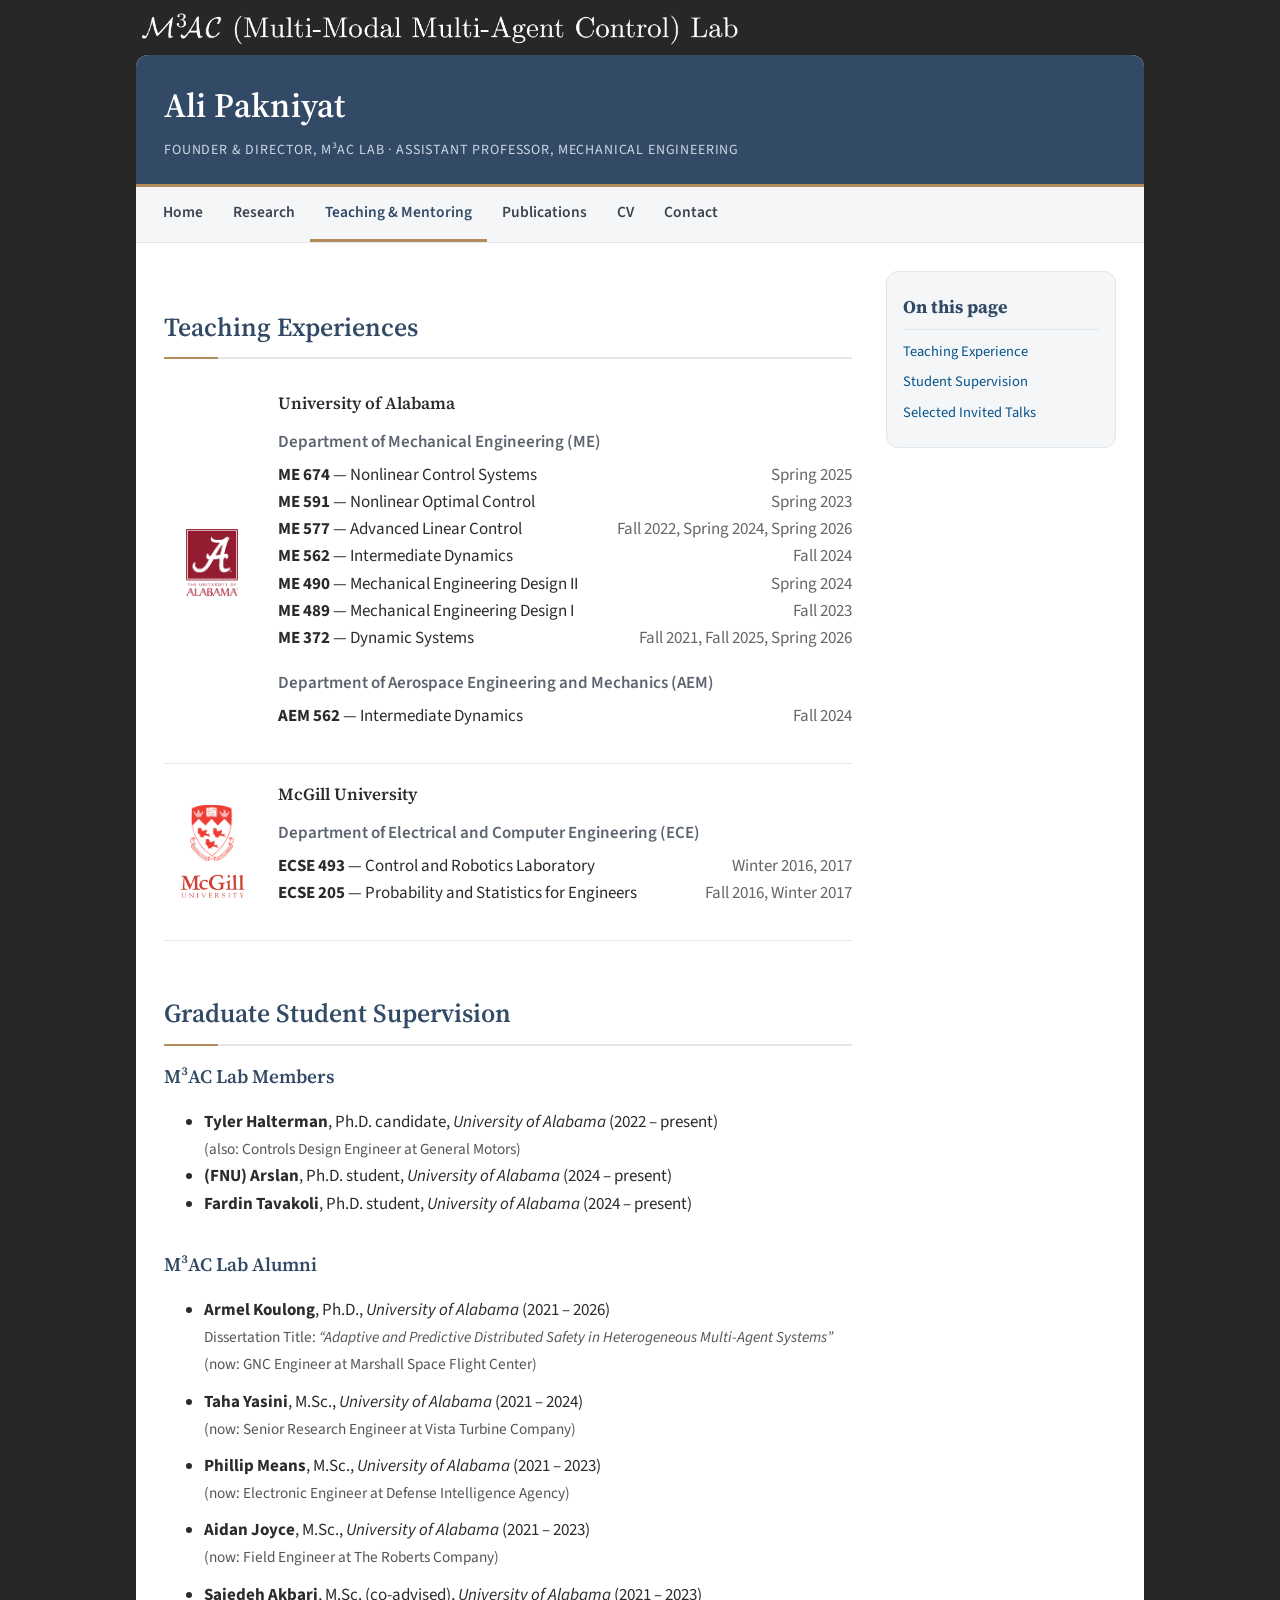
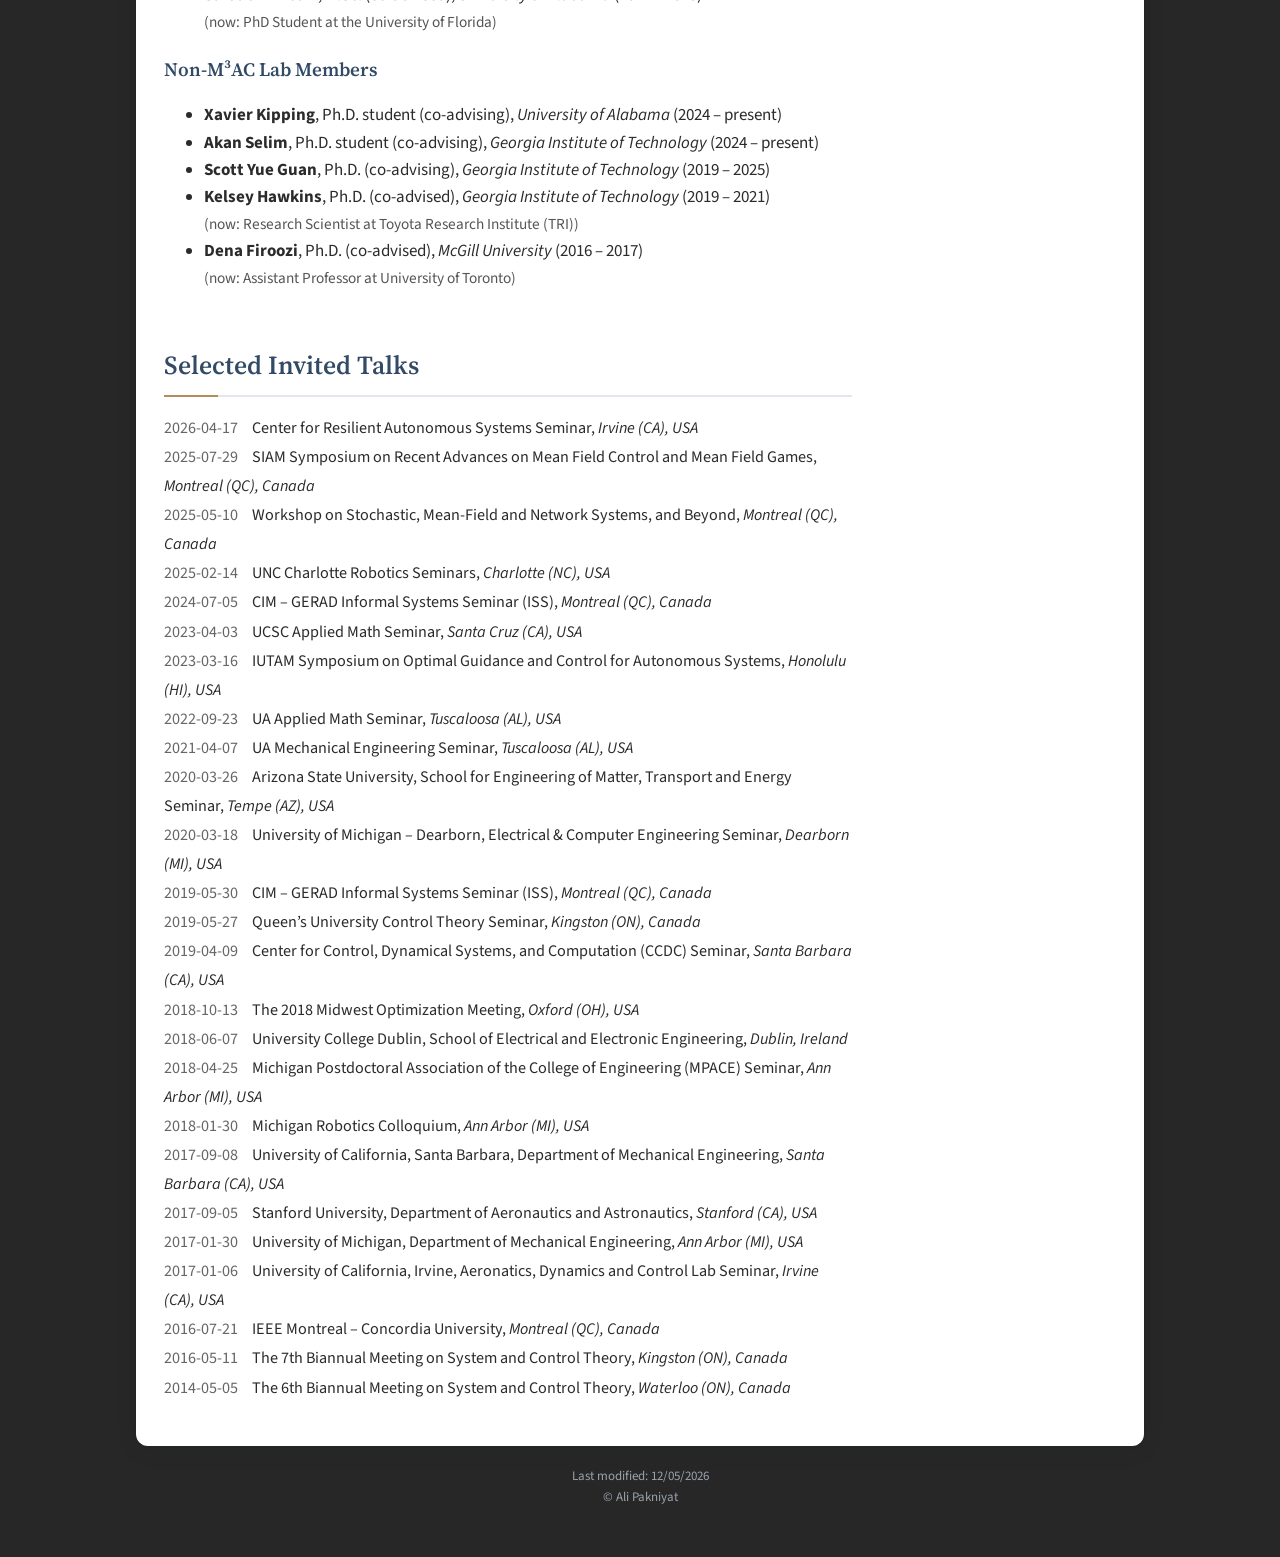
<file: Teaching.html>
<!DOCTYPE html>
<html lang="en">
<head>
<meta charset="UTF-8" />
<meta name="viewport" content="width=device-width, initial-scale=1" />
<title>Teaching &amp; Mentoring &middot; Ali Pakniyat</title>
<meta name="description" content="Teaching, Mentorship, and Invited Talks by Ali Pakniyat." />

<link rel="preconnect" href="https://fonts.googleapis.com" />
<link rel="preconnect" href="https://fonts.gstatic.com" crossorigin />
<link href="https://fonts.googleapis.com/css2?family=Source+Serif+4:opsz,wght@8..60,400;8..60,500;8..60,600;8..60,700&family=Source+Sans+3:wght@400;500;600;700&display=swap" rel="stylesheet" />

<link href="styles.css" rel="stylesheet" />
<script src="branding.js"></script>
</head>

<body>
<div id="container">

  <div id="ali"><script>aliheader();</script></div>

  <div id="wrapper">

    <header id="banner">
      <h1>Ali Pakniyat</h1>
      <p class="subtitle">Founder &amp; Director, M&sup3;AC Lab &middot; Assistant Professor, Mechanical Engineering</p>
    </header>

    <nav id="nav">
      <div class="nav-inner">
        <button class="nav-toggle" aria-label="Toggle navigation" aria-expanded="false">&#9776; Menu</button>
        <ul id="navmenu">
          <li><a href="index.html">Home</a></li>
          <li><a href="Research.html">Research</a></li>
          <li><a href="Teaching.html" class="current">Teaching &amp; Mentoring</a></li>
          <li><a href="Publications.html">Publications</a></li>
          <li><a href="CV.html">CV</a></li>
          <li><a href="Contact.html">Contact</a></li>
        </ul>
      </div>
    </nav>

    <div id="page">
      <div id="content">

        <!-- Sidebar -->
        <aside id="sidebar">
          <h3>On this page</h3>
          <ul class="sidebar-links">
            <li><a href="#teaching">Teaching Experience</a></li>
            <li><a href="#mentorship">Student Supervision</a></li>
            <li><a href="#talks">Selected Invited Talks</a></li>
          </ul>
        </aside>

        <!-- Main column -->
        <div class="main-col">

          <!-- ===================== Teaching ===================== -->
          <h2 id="teaching">Teaching Experiences</h2>

          <div class="entry">
            <div class="logo"><a target="_blank" href="https://www.ua.edu/"><img src="images/UA_Official.png" alt="University of Alabama" onerror="this.style.display='none';this.parentNode.textContent='UA';" /></a></div>
            <div class="info">
              <div class="role"><span class="title">University of Alabama</span></div>
              
              <div style="margin-top: 10px;">
                <span class="dept" style="font-weight: 600;">Department of Mechanical Engineering (ME)</span>
                <ul style="list-style-type: none; padding-left: 0; margin-top: 5px; line-height: 1.6;">
                  <li><strong>ME 674</strong> &mdash; Nonlinear Control Systems <span style="color: #666; float: right;">Spring 2025</span></li>
                  <li><strong>ME 591</strong> &mdash; Nonlinear Optimal Control <span style="color: #666; float: right;">Spring 2023</span></li>
                  <li><strong>ME 577</strong> &mdash; Advanced Linear Control <span style="color: #666; float: right;">Fall 2022, Spring 2024, Spring 2026</span></li>
                  <li><strong>ME 562</strong> &mdash; Intermediate Dynamics <span style="color: #666; float: right;">Fall 2024</span></li>
                  <li><strong>ME 490</strong> &mdash; Mechanical Engineering Design II <span style="color: #666; float: right;">Spring 2024</span></li>
                  <li><strong>ME 489</strong> &mdash; Mechanical Engineering Design I <span style="color: #666; float: right;">Fall 2023</span></li>
                  <li><strong>ME 372</strong> &mdash; Dynamic Systems <span style="color: #666; float: right;">Fall 2021, Fall 2025, Spring 2026</span></li>
                </ul>
              </div>

              <div style="margin-top: 15px;">
                <span class="dept" style="font-weight: 600;">Department of Aerospace Engineering and Mechanics (AEM)</span>
                <ul style="list-style-type: none; padding-left: 0; margin-top: 5px; line-height: 1.6;">
                  <li><strong>AEM 562</strong> &mdash; Intermediate Dynamics <span style="color: #666; float: right;">Fall 2024</span></li>
                </ul>
              </div>
            </div>
          </div>

          <div class="entry">
            <div class="logo logo-pair"><a target="_blank" href="http://www.mcgill.ca"><img src="images/McGill.png" alt="Picture" width="45" /> <img src="images/McGill2.png" alt="Picture" width="65" />
</a></div>
            <div class="info">
              <div class="role"><span class="title">McGill University</span></div>
              
              <div style="margin-top: 10px;">
                <span class="dept" style="font-weight: 600;">Department of Electrical and Computer Engineering (ECE)</span>
                <ul style="list-style-type: none; padding-left: 0; margin-top: 5px; line-height: 1.6;">
                  <li><strong>ECSE 493</strong> &mdash; Control and Robotics Laboratory <span style="color: #666; float: right;">Winter 2016, 2017</span></li>
                  <li><strong>ECSE 205</strong> &mdash; Probability and Statistics for Engineers <span style="color: #666; float: right;">Fall 2016, Winter 2017</span></li>
                </ul>
              </div>
            </div>
          </div>


          <!-- ===================== Supervision ===================== -->
          <h2 id="mentorship" style="margin-top: 50px;">Graduate Student Supervision</h2>

          <h4 class="app-title">M&sup3;AC Lab Members</h4>
          <ul style="line-height: 1.6; margin-bottom: 30px;">
            <li><strong>Tyler Halterman</strong>, Ph.D. candidate, <em>University of Alabama</em> (2022 &ndash; present) <br><span style="color: #555; font-size: 0.9em;">(also: Controls Design Engineer at General Motors)</span></li>
            <li><strong>(FNU) Arslan</strong>, Ph.D. student, <em>University of Alabama</em> (2024 &ndash; present)</li>
            <li><strong>Fardin Tavakoli</strong>, Ph.D. student, <em>University of Alabama</em> (2024 &ndash; present)</li>
          </ul>

          <h4 class="app-title">M&sup3;AC Lab Alumni</h4>
          <ul style="line-height: 1.6;">
            <li><strong>Armel Koulong</strong>, Ph.D., <em>University of Alabama</em> (2021 &ndash; 2026)<br>
                <span style="color: #555; font-size: 0.9em;">Dissertation Title: <em>“Adaptive and Predictive Distributed Safety in Heterogeneous Multi-Agent Systems”</em><br>
                (now: GNC Engineer at Marshall Space Flight Center)</span></li>
            <li style="margin-top: 10px;"><strong>Taha Yasini</strong>, M.Sc., <em>University of Alabama</em> (2021 &ndash; 2024)<br>
                <span style="color: #555; font-size: 0.9em;">(now: Senior Research Engineer at Vista Turbine Company)</span></li>
            <li style="margin-top: 10px;"><strong>Phillip Means</strong>, M.Sc., <em>University of Alabama</em> (2021 &ndash; 2023)<br>
                <span style="color: #555; font-size: 0.9em;">(now: Electronic Engineer at Defense Intelligence Agency)</span></li>
            <li style="margin-top: 10px;"><strong>Aidan Joyce</strong>, M.Sc., <em>University of Alabama</em> (2021 &ndash; 2023)<br>
                <span style="color: #555; font-size: 0.9em;">(now: Field Engineer at The Roberts Company)</span></li>
            <li style="margin-top: 10px;"><strong>Saiedeh Akbari</strong>, M.Sc. (co-advised), <em>University of Alabama</em> (2021 &ndash; 2023)<br>
                <span style="color: #555; font-size: 0.9em;">(now: PhD Student at the University of Florida)</span></li>
          </ul>

          <h4 class="app-title">Non-M&sup3;AC Lab Members</h4>
          <ul style="line-height: 1.6; margin-bottom: 30px;">
            <li><strong>Xavier Kipping</strong>, Ph.D. student (co-advising), <em>University of Alabama</em> (2024 &ndash; present)</li>
            <li><strong>Akan Selim</strong>, Ph.D. student (co-advising), <em>Georgia Institute of Technology</em> (2024 &ndash; present)</li>
            <li><strong>Scott Yue Guan</strong>, Ph.D. (co-advising), <em>Georgia Institute of Technology</em> (2019 &ndash; 2025)</li>
            <li><strong>Kelsey Hawkins</strong>, Ph.D. (co-advised), <em>Georgia Institute of Technology</em> (2019 &ndash; 2021) <br><span style="color: #555; font-size: 0.9em;">(now: Research Scientist at Toyota Research Institute (TRI))</span></li>
            <li><strong>Dena Firoozi</strong>, Ph.D. (co-advised), <em>McGill University</em> (2016 &ndash; 2017) <br><span style="color: #555; font-size: 0.9em;">(now: Assistant Professor at University of Toronto)</span></li>
          </ul>


          <!-- ===================== Talks ===================== -->
          <h2 id="talks" style="margin-top: 50px;">Selected Invited Talks</h2>
          
          <ul style="list-style-type: none; padding-left: 0; line-height: 1.8; font-size: 0.95em;">
            <li><span style="color: #666; width: 85px; display: inline-block;">2026-04-17</span> Center for Resilient Autonomous Systems Seminar, <em>Irvine (CA), USA</em></li>
            <li><span style="color: #666; width: 85px; display: inline-block;">2025-07-29</span> SIAM Symposium on Recent Advances on Mean Field Control and Mean Field Games, <em>Montreal (QC), Canada</em></li>
            <li><span style="color: #666; width: 85px; display: inline-block;">2025-05-10</span> Workshop on Stochastic, Mean-Field and Network Systems, and Beyond, <em>Montreal (QC), Canada</em></li>
            <li><span style="color: #666; width: 85px; display: inline-block;">2025-02-14</span> UNC Charlotte Robotics Seminars, <em>Charlotte (NC), USA</em></li>
            <li><span style="color: #666; width: 85px; display: inline-block;">2024-07-05</span> CIM – GERAD Informal Systems Seminar (ISS), <em>Montreal (QC), Canada</em></li>
            <li><span style="color: #666; width: 85px; display: inline-block;">2023-04-03</span> UCSC Applied Math Seminar, <em>Santa Cruz (CA), USA</em></li>
            <li><span style="color: #666; width: 85px; display: inline-block;">2023-03-16</span> IUTAM Symposium on Optimal Guidance and Control for Autonomous Systems, <em>Honolulu (HI), USA</em></li>
            <li><span style="color: #666; width: 85px; display: inline-block;">2022-09-23</span> UA Applied Math Seminar, <em>Tuscaloosa (AL), USA</em></li>
            <li><span style="color: #666; width: 85px; display: inline-block;">2021-04-07</span> UA Mechanical Engineering Seminar, <em>Tuscaloosa (AL), USA</em></li>
            <li><span style="color: #666; width: 85px; display: inline-block;">2020-03-26</span> Arizona State University, School for Engineering of Matter, Transport and Energy Seminar, <em>Tempe (AZ), USA</em></li>
            <li><span style="color: #666; width: 85px; display: inline-block;">2020-03-18</span> University of Michigan – Dearborn, Electrical &amp; Computer Engineering Seminar, <em>Dearborn (MI), USA</em></li>
            <li><span style="color: #666; width: 85px; display: inline-block;">2019-05-30</span> CIM – GERAD Informal Systems Seminar (ISS), <em>Montreal (QC), Canada</em></li>
            <li><span style="color: #666; width: 85px; display: inline-block;">2019-05-27</span> Queen’s University Control Theory Seminar, <em>Kingston (ON), Canada</em></li>
            <li><span style="color: #666; width: 85px; display: inline-block;">2019-04-09</span> Center for Control, Dynamical Systems, and Computation (CCDC) Seminar, <em>Santa Barbara (CA), USA</em></li>
            <li><span style="color: #666; width: 85px; display: inline-block;">2018-10-13</span> The 2018 Midwest Optimization Meeting, <em>Oxford (OH), USA</em></li>
            <li><span style="color: #666; width: 85px; display: inline-block;">2018-06-07</span> University College Dublin, School of Electrical and Electronic Engineering, <em>Dublin, Ireland</em></li>
            <li><span style="color: #666; width: 85px; display: inline-block;">2018-04-25</span> Michigan Postdoctoral Association of the College of Engineering (MPACE) Seminar, <em>Ann Arbor (MI), USA</em></li>
            <li><span style="color: #666; width: 85px; display: inline-block;">2018-01-30</span> Michigan Robotics Colloquium, <em>Ann Arbor (MI), USA</em></li>
            <li><span style="color: #666; width: 85px; display: inline-block;">2017-09-08</span> University of California, Santa Barbara, Department of Mechanical Engineering, <em>Santa Barbara (CA), USA</em></li>
            <li><span style="color: #666; width: 85px; display: inline-block;">2017-09-05</span> Stanford University, Department of Aeronautics and Astronautics, <em>Stanford (CA), USA</em></li>
            <li><span style="color: #666; width: 85px; display: inline-block;">2017-01-30</span> University of Michigan, Department of Mechanical Engineering, <em>Ann Arbor (MI), USA</em></li>
            <li><span style="color: #666; width: 85px; display: inline-block;">2017-01-06</span> University of California, Irvine, Aeronatics, Dynamics and Control Lab Seminar, <em>Irvine (CA), USA</em></li>
            <li><span style="color: #666; width: 85px; display: inline-block;">2016-07-21</span> IEEE Montreal – Concordia University, <em>Montreal (QC), Canada</em></li>
            <li><span style="color: #666; width: 85px; display: inline-block;">2016-05-11</span> The 7th Biannual Meeting on System and Control Theory, <em>Kingston (ON), Canada</em></li>
            <li><span style="color: #666; width: 85px; display: inline-block;">2014-05-05</span> The 6th Biannual Meeting on System and Control Theory, <em>Waterloo (ON), Canada</em></li>
          </ul>

        </div><!-- /main-col -->
      </div><!-- /content -->
    </div><!-- /page -->

  </div><!-- /wrapper -->

  <footer id="footer">
    <span id="lastmod"></span><br />
    &copy; Ali Pakniyat
  </footer>

</div><!-- /container -->

<script>
  (function () {
    var btn = document.querySelector('.nav-toggle');
    var menu = document.getElementById('navmenu');
    if (btn && menu) {
      btn.addEventListener('click', function () {
        var open = menu.classList.toggle('open');
        btn.setAttribute('aria-expanded', open ? 'true' : 'false');
      });
    }
    var lm = document.getElementById('lastmod');
    if (lm) { lm.textContent = 'Last modified: ' + document.lastModified.slice(0, 10); }
  })();
</script>

<!-- Start of StatCounter Code for Default Guide -->
<script type="text/javascript">
var sc_project=10711985; 
var sc_invisible=0; 
var sc_security="f06e3bd2"; 
var scJsHost = (("https:" == document.location.protocol) ?
"https://secure." : "http://www.");
document.write("<sc"+"ript type='text/javascript' src='" +
scJsHost+
"statcounter.com/counter/counter.js'></"+"script>");
</script>
<noscript><div class="statcounter"><a title="shopify analytics tool" href="http://statcounter.com/shopify/" target="_blank"><img class="statcounter" src="http://c.statcounter.com/10711985/0/f06e3bd2/0/" alt="shopify analytics tool"></a></div></noscript>
<!-- End of StatCounter Code for Default Guide -->

</body>
</html>
</file>
<file: styles.css>
/* ============================================================
Ali Pakniyat — personal site
Responsive rebuild. Preserves the original navy/gold/cream
academic identity while adding a modern, mobile-first layout.
Palette carried from the original defaultstyles.css:
navy #324a66 (banner)
gold #b28c5b (accent rule)
link #065388 / hover #990000
============================================================ */

:root {
--navy: #324a66;
--navy-dark: #273a52;
--gold: #b28c5b;
--link: #065388;
--link-hover:#990000;
--ink: #2b2b2b;
--muted: #5c6470;
--line: #e3e6ea;
--surface: #ffffff;
--surface-2: #f4f6f8;
--page-bg: #272727; /* dark outer background, as in the original site */

--maxw: 1040px;
--radius: 12px;
--shadow: 0 1px 3px rgba(20,30,45,.08), 0 6px 24px rgba(20,30,45,.06);

--font-body: "Source Sans 3", "Lucida Sans Unicode", "Lucida Grande", Arial, Helvetica, sans-serif;
--font-head: "Source Serif 4", Georgia, "Times New Roman", serif;
}

* { box-sizing: border-box; }

html { scroll-behavior: smooth; }

body {
margin: 0;
padding: 0;
background: var(--page-bg);
color: var(--ink);
font-family: var(--font-body);
font-size: 17px;
line-height: 1.65;
-webkit-font-smoothing: antialiased;
text-rendering: optimizeLegibility;
}

img, video { max-width: 100%; height: auto; border: none; }

a { color: var(--link); text-decoration: none; }
a:hover { color: var(--link-hover); }

/* ---------- Layout shell ---------- */
#container {
max-width: var(--maxw);
margin: 0 auto;
padding: 0 16px 48px;
}

/* ---------- Logo header (from branding.js) ---------- */
/* Small white wordmark floating on the dark page background,
above (and separate from) the navy name banner — as in the
original site. */
#ali {
text-align: left;
padding: 12px 4px 0px;
}

#ali img {
max-width: 600px; /* small, like the original */
width: 60%;
min-width: 240px;
height: auto;
}

#wrapper {
background: var(--surface);
border-radius: var(--radius);
box-shadow: var(--shadow);
overflow: hidden;
}

/* ---------- Banner ---------- */
#banner {
background: var(--navy);
color: #fff;
padding: 22px 28px;
border-bottom: 3px solid var(--gold);
}

#banner h1 {
margin: 0;
font-family: var(--font-head);
font-weight: 600;
font-size: clamp(26px, 4vw, 34px);
letter-spacing: .2px;
}

#banner .subtitle {
margin: 6px 0 0;
color: #cdd6e2;
font-size: 14px;
letter-spacing: .06em;
text-transform: uppercase;
}

/* ---------- Navigation ---------- */
#nav {
background: var(--surface-2);
border-bottom: 1px solid var(--line);
position: sticky;
top: 0;
z-index: 40;
}

.nav-inner {
display: flex;
align-items: center;
justify-content: space-between;
padding: 0 12px;
}

#nav ul {
list-style: none;
margin: 0;
padding: 0;
display: flex;
flex-wrap: wrap;
}

#nav li { display: block; }
#nav a {
display: block;
padding: 13px 15px;
font-size: 15.5px;
font-weight: 600;
color: #3a434f;
border-bottom: 3px solid transparent;
}

#nav a:hover { color: var(--navy); background: #e9edf1; }
#nav a.current {
color: var(--navy);
border-bottom-color: var(--gold);
}

/* hamburger — hidden on desktop */
.nav-toggle {
display: none;
background: none;
border: 0;
cursor: pointer;
padding: 12px 14px;
font-size: 22px;
color: var(--navy);
}

/* ---------- Page / content ---------- */
#page { padding: 28px; }

#content {
display: grid;
grid-template-columns: 1fr 230px;
grid-template-areas: "main side";
gap: 34px;
align-items: start;
line-height: 1.7;
}

.main-col { grid-area: main; min-width: 0; }
#sidebar { grid-area: side; }

/* ---------- Sidebar ---------- */
#sidebar {
background: var(--surface-2);
border: 1px solid var(--line);
border-radius: var(--radius);
padding: 6px 16px 16px;
align-self: start;
position: sticky;
top: 64px;
}

#fac_photo {
display: block;
margin: 14px auto 6px;
border-radius: 8px;
max-width: 200px;
}

#sidebar h3 {
font-family: var(--font-head);
color: var(--navy);
font-size: 18px;
margin: 14px 0 6px;
border-bottom: 1px solid var(--line);
padding-bottom: 6px;
}

#sidebar p { margin: 0; font-size: 14.5px; color: var(--muted); line-height: 1.6; }
.sidebar-links { list-style: none; padding: 0; margin: 10px 0 0; font-size: 14.5px; }
.sidebar-links li { margin: 6px 0; }

/* ---------- Typography in content ---------- */
.lead { font-size: 18px; }
#content h2 {
font-family: var(--font-head);
color: var(--navy);
font-weight: 600;
font-size: clamp(22px, 3vw, 26px);
margin: 34px 0 14px;
padding-bottom: 8px;
border-bottom: 2px solid var(--line);
}

#content h2::after {
content: "";
display: block;
width: 54px;
height: 2px;
background: var(--gold);
margin-top: 8px;
margin-bottom: -10px;
}

.section-lead { color: var(--muted); margin-top: -4px; }

/* ---------- Deployment strip (Home) ---------- */
.deploy-strip {
display: grid;
grid-template-columns: repeat(4, 1fr);
gap: 14px;
margin: 20px 0 8px;
}

.deploy-card {
background: var(--surface-2);
border: 1px solid var(--line);
border-radius: var(--radius);
overflow: hidden;
display: flex;
flex-direction: column;
transition: transform .18s ease, box-shadow .18s ease;
}

.deploy-card:hover { transform: translateY(-3px); box-shadow: var(--shadow); }
.deploy-card .thumb {
aspect-ratio: 4 / 3;
background: linear-gradient(135deg, var(--navy), var(--navy-dark));
display: flex;
align-items: center;
justify-content: center;
color: #cdd6e2;
font-size: 13px;
text-align: center;
padding: 10px;
}

.deploy-card .thumb img { width: 100%; height: 100%; object-fit: cover; }
.deploy-card .body { padding: 10px 12px 14px; }
.deploy-card h4 {
margin: 0 0 4px;
font-family: var(--font-head);
color: var(--navy);
font-size: 15.5px;
}

.deploy-card p { margin: 0; font-size: 13.5px; color: var(--muted); line-height: 1.5; }

/* ---------- Timeline cards (appointments / education) ---------- */
.entry {
display: grid;
grid-template-columns: 96px 1fr;
gap: 18px;
align-items: center;
padding: 16px 0;
border-bottom: 1px solid var(--line);
}

.entry:last-child { border-bottom: none; }
.entry .logo {
display: flex;
align-items: center;
justify-content: center;
min-height: 60px;
}

.entry .logo img { max-width: 84px; max-height: 68px; object-fit: contain; }
/* two crests side by side (McGill, Sharif) */
.entry .logo-pair a { display: flex; align-items: center; justify-content: center; gap: 8px; flex-wrap: wrap; }
.entry .logo-pair img { max-height: 56px; }
.entry .logo-pair .lg-a { max-width: 42px; }
.entry .logo-pair .lg-b { max-width: 60px; }
.entry .info .role {
display: flex;
justify-content: space-between;
align-items: baseline;
gap: 12px;
flex-wrap: wrap;
}

.entry .info .title {
font-family: var(--font-head);
color: var(--ink);
font-weight: 600;
font-size: 17px;
}

.entry .info .years {
color: var(--muted);
font-size: 14px;
white-space: nowrap;
}
.entry .info .org { font-weight: 700; color: var(--navy); }
.entry .info .dept { color: var(--muted); }
.entry .info .thesis { font-size: 14px; margin-top: 4px; }
.entry .info .thesis .tt { color: var(--link); font-style: italic; }

/* ============================================================
Research page
============================================================ */
/* text + figure side by side */
.fig-split {
display: grid;
grid-template-columns: 1fr minmax(250px, 36%);
gap: 30px;
align-items: start;
margin: 8px 0 6px;
}

.fig-split.reverse { grid-template-columns: minmax(250px, 36%) 1fr; }
.fig-split.reverse .fig-text { order: 2; }
.fig-split.reverse .fig-media { order: 1; }
.fig-text > :first-child { margin-top: 0; }
.fig-media { margin: 6px 0 0; }

/* Vision intro: full-width reading measure, no cramped side column */
.vision-intro { max-width: 760px; }
.vision-intro .lead { font-size: 19px; line-height: 1.6; }

/* Full-width figure banner (used for the research-overview diagram) */
.fig-banner { margin: 18px 0 8px; }
.fig-banner img { width: 100%; }
.fig-banner figcaption { text-align: center; }
.fig-banner.fig-missing { min-height: 200px; }

.fig-media img,
.fig-media video {
width: 100%;
border: 1px solid var(--line);
border-radius: 10px;
background: #fff;
box-shadow: var(--shadow);
}

.fig-media figcaption {
margin-top: 8px;
font-size: 13px;
color: var(--muted);
line-height: 1.45;
font-style: italic;
}

/* application sub-headings */
.app-title {
font-family: var(--font-head);
color: var(--navy);
font-size: 19px;
font-weight: 600;
margin: 6px 0 8px;
}

/* featured funded project */
.feature-card {
background: linear-gradient(180deg, #f7f9fb, var(--surface-2));
border: 1px solid var(--line);
border-left: 4px solid var(--gold);
border-radius: var(--radius);
padding: 20px 22px 6px;
margin: 22px 0 8px;
}

.feature-card > h3 {
font-family: var(--font-head);
color: var(--navy);
font-size: 22px;
font-weight: 600;
margin: 8px 0 6px;
}

.feature-tag {
display: inline-block;
font-size: 11.5px;
font-weight: 700;
letter-spacing: .09em;
text-transform: uppercase;
color: #7a5a2e;
background: #efe1cd;
border: 1px solid #e2cba6;
padding: 3px 10px;
border-radius: 999px;
}

.pillars-intro { margin: 22px 0 4px; color: var(--muted); }

/* contribution lists */
.contrib-list {
list-style: none;
padding: 0;
margin: 12px 0 8px;
}

.contrib-list li {
position: relative;
padding: 12px 0 12px 22px;
border-bottom: 1px solid var(--line);
line-height: 1.6;
}

.contrib-list li:last-child { border-bottom: none; }
.contrib-list li::before {
content: "";
position: absolute;
left: 0;
top: 19px;
width: 8px;
height: 8px;
border-radius: 2px;
background: var(--gold);
}

.contrib-list strong { color: var(--navy); }

/* future-direction thrusts */
.thrust-grid {
display: grid;
grid-template-columns: repeat(3, 1fr);
gap: 16px;
margin: 16px 0 8px;
}

.thrust {
background: var(--surface-2);
border: 1px solid var(--line);
border-top: 3px solid var(--navy);
border-radius: var(--radius);
padding: 16px 18px 18px;
}

.thrust h4 {
font-family: var(--font-head);
color: var(--navy);
font-size: 17px;
font-weight: 600;
margin: 0 0 8px;
}

.thrust p { margin: 0; font-size: 14.5px; color: var(--ink); line-height: 1.6; }

/* inline paper citation links */
a.ref {
display: inline-block;
font-size: 12px;
font-weight: 600;
color: var(--link);
text-decoration: none;
vertical-align: baseline;
white-space: nowrap;
border-bottom: 1px dotted currentColor;
margin-left: 2px;
}

a.ref:hover { color: var(--link-hover); }

/* "why it matters" callout inside a paragraph */
.why {
display: block;
margin-top: 6px;
padding-left: 12px;
border-left: 3px solid var(--gold);
color: var(--muted);
font-size: 14px;
font-style: italic;
}

.closing-note {
margin-top: 26px;
padding: 16px 18px;
background: var(--surface-2);
border-radius: var(--radius);
font-size: 15px;
}

/* graceful placeholder when a source figure hasn't been added yet */
.fig-media.fig-missing img,
.fig-media.fig-missing video { display: none; }
.fig-media.fig-missing {
position: relative;
min-height: 150px;
border: 1px dashed var(--line);
border-radius: 10px;
background:
repeating-linear-gradient(45deg, #f7f9fb, #f7f9fb 10px, #f1f4f7 10px, #f1f4f7 20px);
display: flex;
align-items: center;
}

.fig-media.fig-missing figcaption {
margin: 0;
padding: 14px 16px;
width: 100%;
text-align: center;
font-style: normal;
color: #8a93a0;
}

.fig-media.fig-missing figcaption::before {
content: "Figure coming soon";
display: block;
font-weight: 700;
color: var(--navy);
font-family: var(--font-head);
margin-bottom: 4px;
}

/* ---------- Footer ---------- */
#footer {
color: #9aa3ad; /* light gray, readable on the dark background */
font-size: 13px;
text-align: center;
padding: 20px 12px 0;
}

/* ============================================================
Responsive
============================================================ */
@media (max-width: 860px) {
#content {
grid-template-columns: 1fr;
grid-template-areas: "side" "main"; /* photo/contact first on mobile */
}

#sidebar {
position: static;
max-width: 340px;
margin: 0 auto 8px;
width: 100%;
}

.deploy-strip { grid-template-columns: repeat(2, 1fr); }
/* stack text over figure */
.fig-split, .fig-split.reverse { grid-template-columns: 1fr; gap: 14px; }
.fig-split.reverse .fig-text { order: 1; }
.fig-split.reverse .fig-media { order: 2; }
.fig-media { max-width: 560px; }
.thrust-grid { grid-template-columns: 1fr; }
}

@media (max-width: 720px) {
#page { padding: 18px; }
.nav-toggle { display: block; }
#nav ul {
display: none;
flex-direction: column;
width: 100%;
padding: 4px 0 8px;
}

#nav ul.open { display: flex; }
#nav li { width: 100%; }
#nav a { border-bottom: 1px solid var(--line); border-left: 3px solid transparent; }
#nav a.current { border-bottom-color: var(--line); border-left-color: var(--gold); }
.nav-inner { flex-wrap: wrap; }
}

@media (max-width: 520px) {
body { font-size: 16px; }
#banner { padding: 18px 18px; }
.deploy-strip { grid-template-columns: 1fr 1fr; }
.entry { grid-template-columns: 64px 1fr; gap: 12px; }
.entry .logo img { max-width: 58px; }
.entry .info .role { flex-direction: column; }
}
</file>
